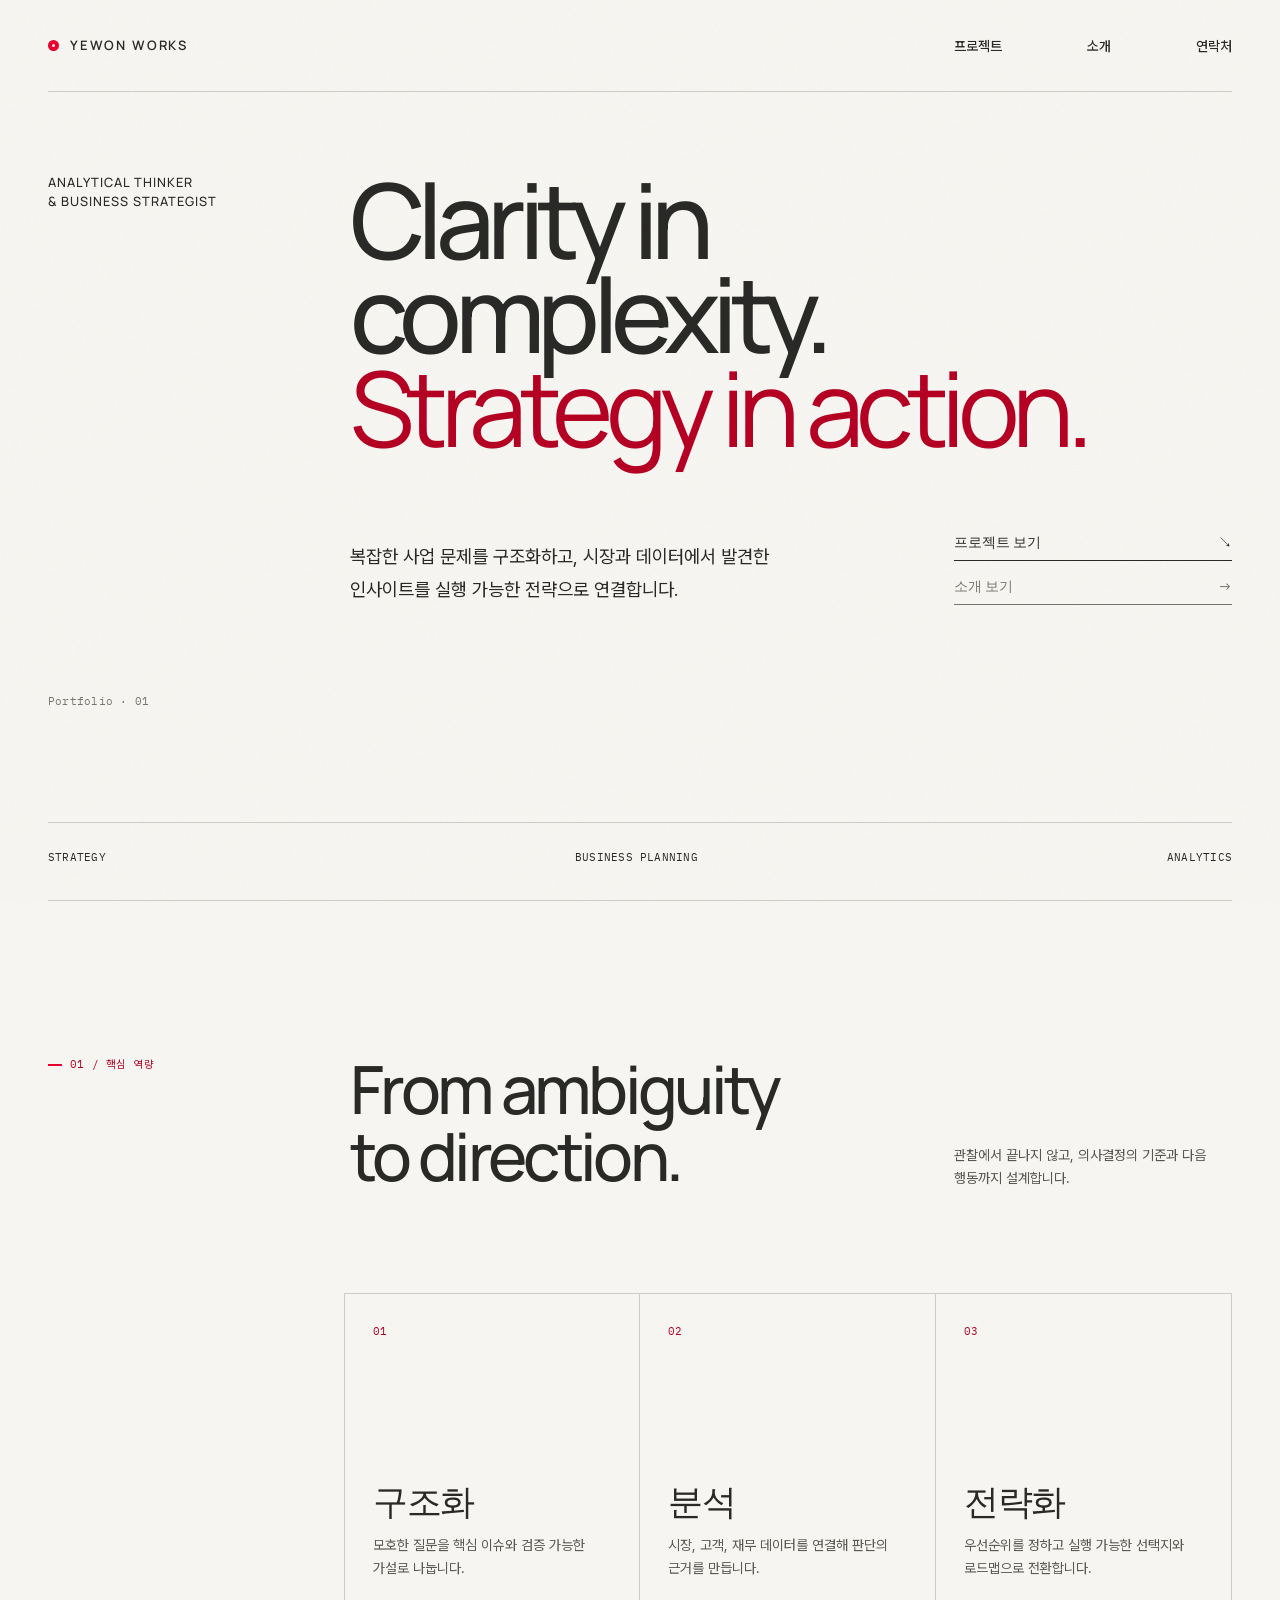
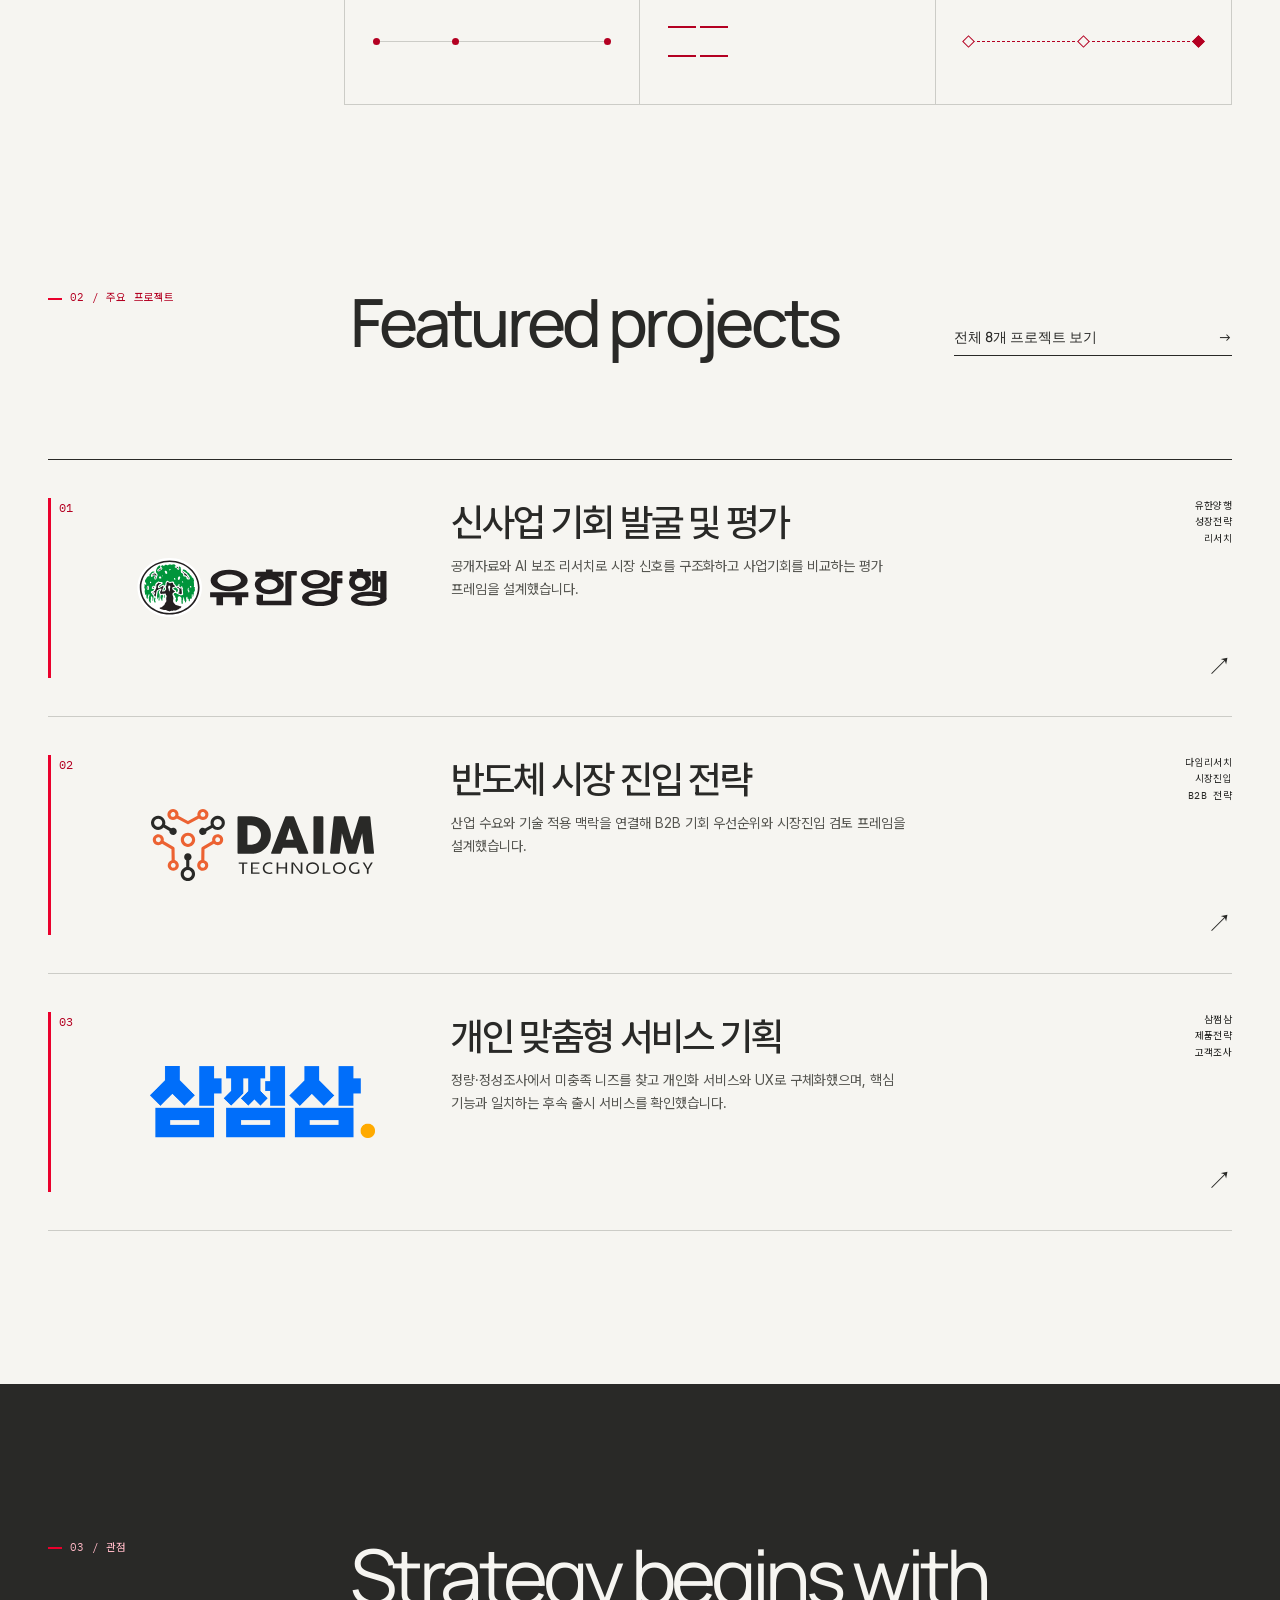
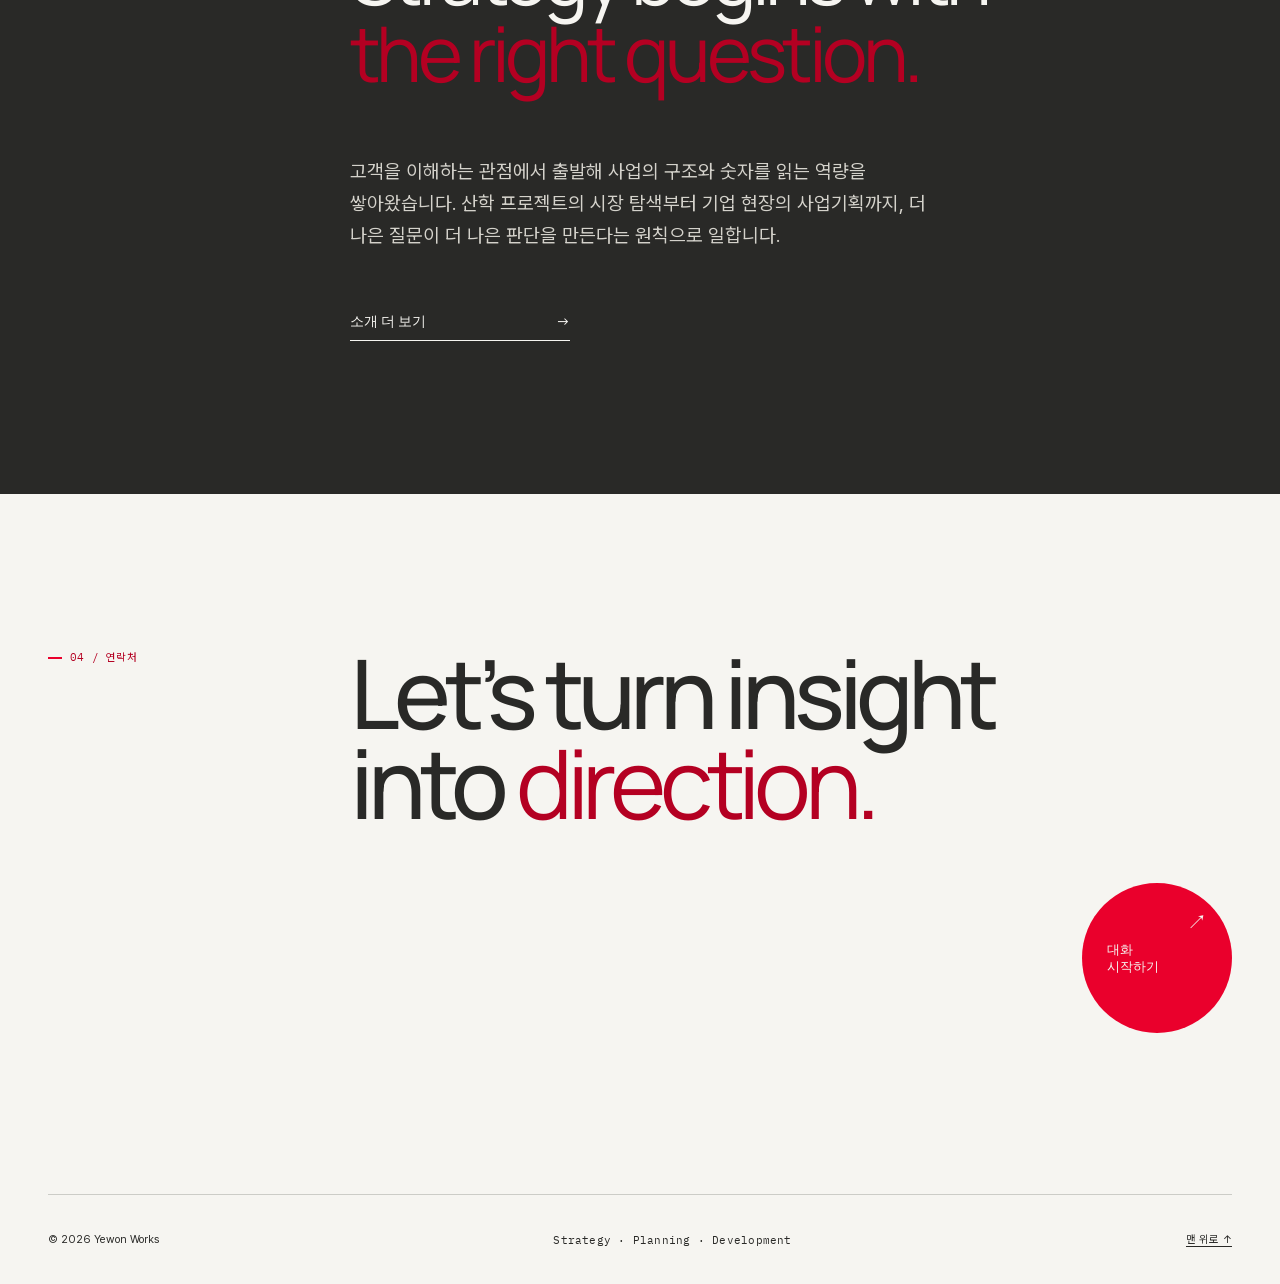
<file: index.html>
<!doctype html>
<html lang="ko">
<head>
  <meta charset="utf-8">
  <meta name="viewport" content="width=device-width, initial-scale=1">
  <meta name="description" content="복잡한 사업 문제를 구조화하고 실행 가능한 전략으로 연결하는 비즈니스 전략 포트폴리오, Yewon Works.">
  <meta name="theme-color" content="#F6F5F1">
  <meta property="og:title" content="Yewon Works — Strategy in Action">
  <meta property="og:description" content="비즈니스 전략·기획·사업개발 포트폴리오">
  <meta property="og:type" content="website">
  <title>Yewon Works — 비즈니스 전략 포트폴리오</title>
  <link rel="icon" href="assets/favicon.svg" type="image/svg+xml">
  <link rel="preload" href="assets/fonts/PretendardVariable.woff2" as="font" type="font/woff2" crossorigin>
  <link rel="preload" href="assets/fonts/Manrope-Variable.ttf" as="font" type="font/ttf" crossorigin>
  <link rel="stylesheet" href="assets/css/styles.css">
  <link rel="stylesheet" href="assets/css/v9-quality.css">
  <script src="assets/js/projects.js" defer></script>
  <script src="assets/js/site.js" defer></script>
</head>
<body data-page="home">
  <a class="skip-link" href="#main">본문 바로가기</a>
  <header class="site-header" data-header>
    <a class="brand" href="index.html" aria-label="Yewon Works 홈">
      <span class="brand-mark" aria-hidden="true"></span>
      <span>YEWON WORKS</span>
    </a>
    <button class="menu-toggle" type="button" aria-expanded="false" aria-controls="site-nav">
      <span>메뉴</span><span class="menu-icon" aria-hidden="true"></span>
    </button>
    <nav class="site-nav" id="site-nav" aria-label="주요 메뉴">
      <a href="work.html" data-nav="work">프로젝트</a>
      <a href="about.html" data-nav="about">소개</a>
      <a href="contact.html" data-nav="contact">연락처</a>
    </nav>
  </header>

  <main id="main">
    <section class="hero shell" aria-labelledby="hero-title">
      <div class="hero-kicker reveal">
        <span class="eyebrow">Analytical Thinker<br>&amp; Business Strategist</span>
        <span class="edition mono">Portfolio · 01</span>
      </div>
      <div class="hero-content">
        <h1 id="hero-title" class="display reveal">Clarity in<br>complexity.<br><em>Strategy in action.</em></h1>
        <div class="hero-bottom reveal">
          <p>복잡한 사업 문제를 구조화하고, 시장과 데이터에서 발견한 인사이트를 실행 가능한 전략으로 연결합니다.</p>
          <div class="hero-actions">
            <a class="text-link" href="#featured">프로젝트 보기 <span aria-hidden="true">↘</span></a>
            <a class="text-link text-link--muted" href="about.html">소개 보기 <span aria-hidden="true">→</span></a>
          </div>
        </div>
      </div>
      <div class="hero-keywords mono reveal" aria-label="핵심 분야">
        <span>Strategy</span><span>Business Planning</span><span>Analytics</span>
      </div>
    </section>

    <section class="section section--line shell" aria-labelledby="competencies-title">
      <div class="section-heading reveal">
        <p class="section-index mono">01 / 핵심 역량</p>
        <h2 id="competencies-title">From ambiguity<br>to direction.</h2>
        <p>관찰에서 끝나지 않고, 의사결정의 기준과 다음 행동까지 설계합니다.</p>
      </div>
      <div class="capability-grid">
        <article class="capability reveal">
          <span class="capability-no mono">01</span>
          <h3>구조화</h3>
          <p>모호한 질문을 핵심 이슈와 검증 가능한 가설로 나눕니다.</p>
          <div class="logic-line" aria-hidden="true"><i></i><i></i><i></i></div>
        </article>
        <article class="capability reveal">
          <span class="capability-no mono">02</span>
          <h3>분석</h3>
          <p>시장, 고객, 재무 데이터를 연결해 판단의 근거를 만듭니다.</p>
          <div class="logic-grid" aria-hidden="true"><i></i><i></i><i></i><i></i></div>
        </article>
        <article class="capability reveal">
          <span class="capability-no mono">03</span>
          <h3>전략화</h3>
          <p>우선순위를 정하고 실행 가능한 선택지와 로드맵으로 전환합니다.</p>
          <div class="logic-roadmap" aria-hidden="true"><i></i><i></i><i></i></div>
        </article>
      </div>
    </section>

    <section class="section featured shell" id="featured" aria-labelledby="featured-title">
      <div class="section-heading section-heading--row reveal">
        <div>
          <p class="section-index mono">02 / 주요 프로젝트</p>
          <h2 id="featured-title">Featured projects</h2>
        </div>
        <a class="text-link" href="work.html">전체 8개 프로젝트 보기 <span aria-hidden="true">→</span></a>
      </div>
      <div class="featured-list" data-featured-projects></div>
    </section>

    <section class="section profile-bridge" aria-labelledby="intro-title">
      <div class="shell profile-bridge__inner">
        <p class="section-index mono reveal">03 / 관점</p>
        <div class="profile-bridge__copy reveal">
          <h2 id="intro-title">Strategy begins with<br><em>the right question.</em></h2>
          <p>고객을 이해하는 관점에서 출발해 사업의 구조와 숫자를 읽는 역량을 쌓아왔습니다. 산학 프로젝트의 시장 탐색부터 기업 현장의 사업기획까지, 더 나은 질문이 더 나은 판단을 만든다는 원칙으로 일합니다.</p>
          <a class="text-link text-link--light" href="about.html">소개 더 보기 <span aria-hidden="true">→</span></a>
        </div>
      </div>
    </section>

    <section class="contact-cta shell reveal" aria-labelledby="contact-title">
      <p class="section-index mono">04 / 연락처</p>
      <div>
        <h2 id="contact-title">Let’s turn insight<br>into <em>direction.</em></h2>
        <a class="circle-link" href="contact.html" aria-label="연락처 페이지로 이동"><span>대화<br>시작하기</span><b aria-hidden="true">↗</b></a>
      </div>
    </section>
  </main>

  <footer class="site-footer shell">
    <p>© <span data-year></span> Yewon Works</p>
    <p class="mono">Strategy · Planning · Development</p>
    <a href="#main">맨 위로 ↑</a>
  </footer>
</body>
</html>
</file>
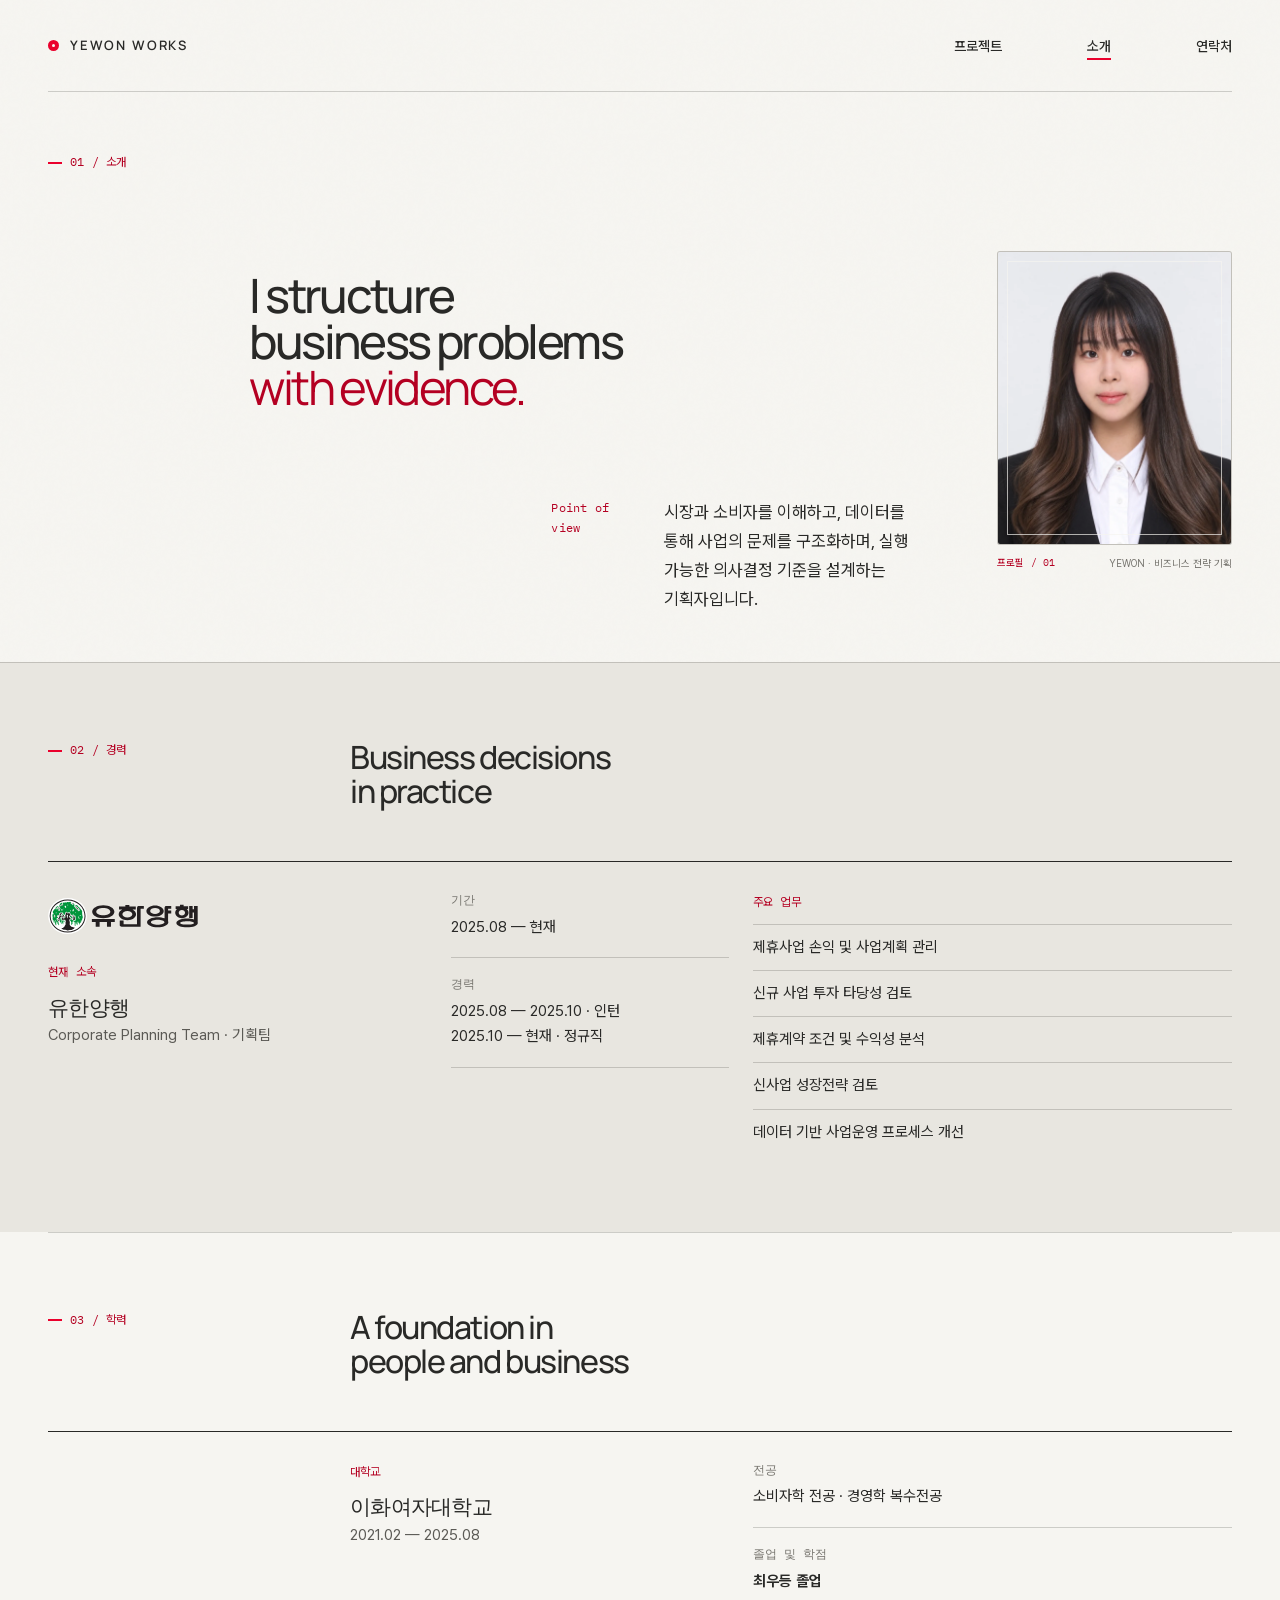
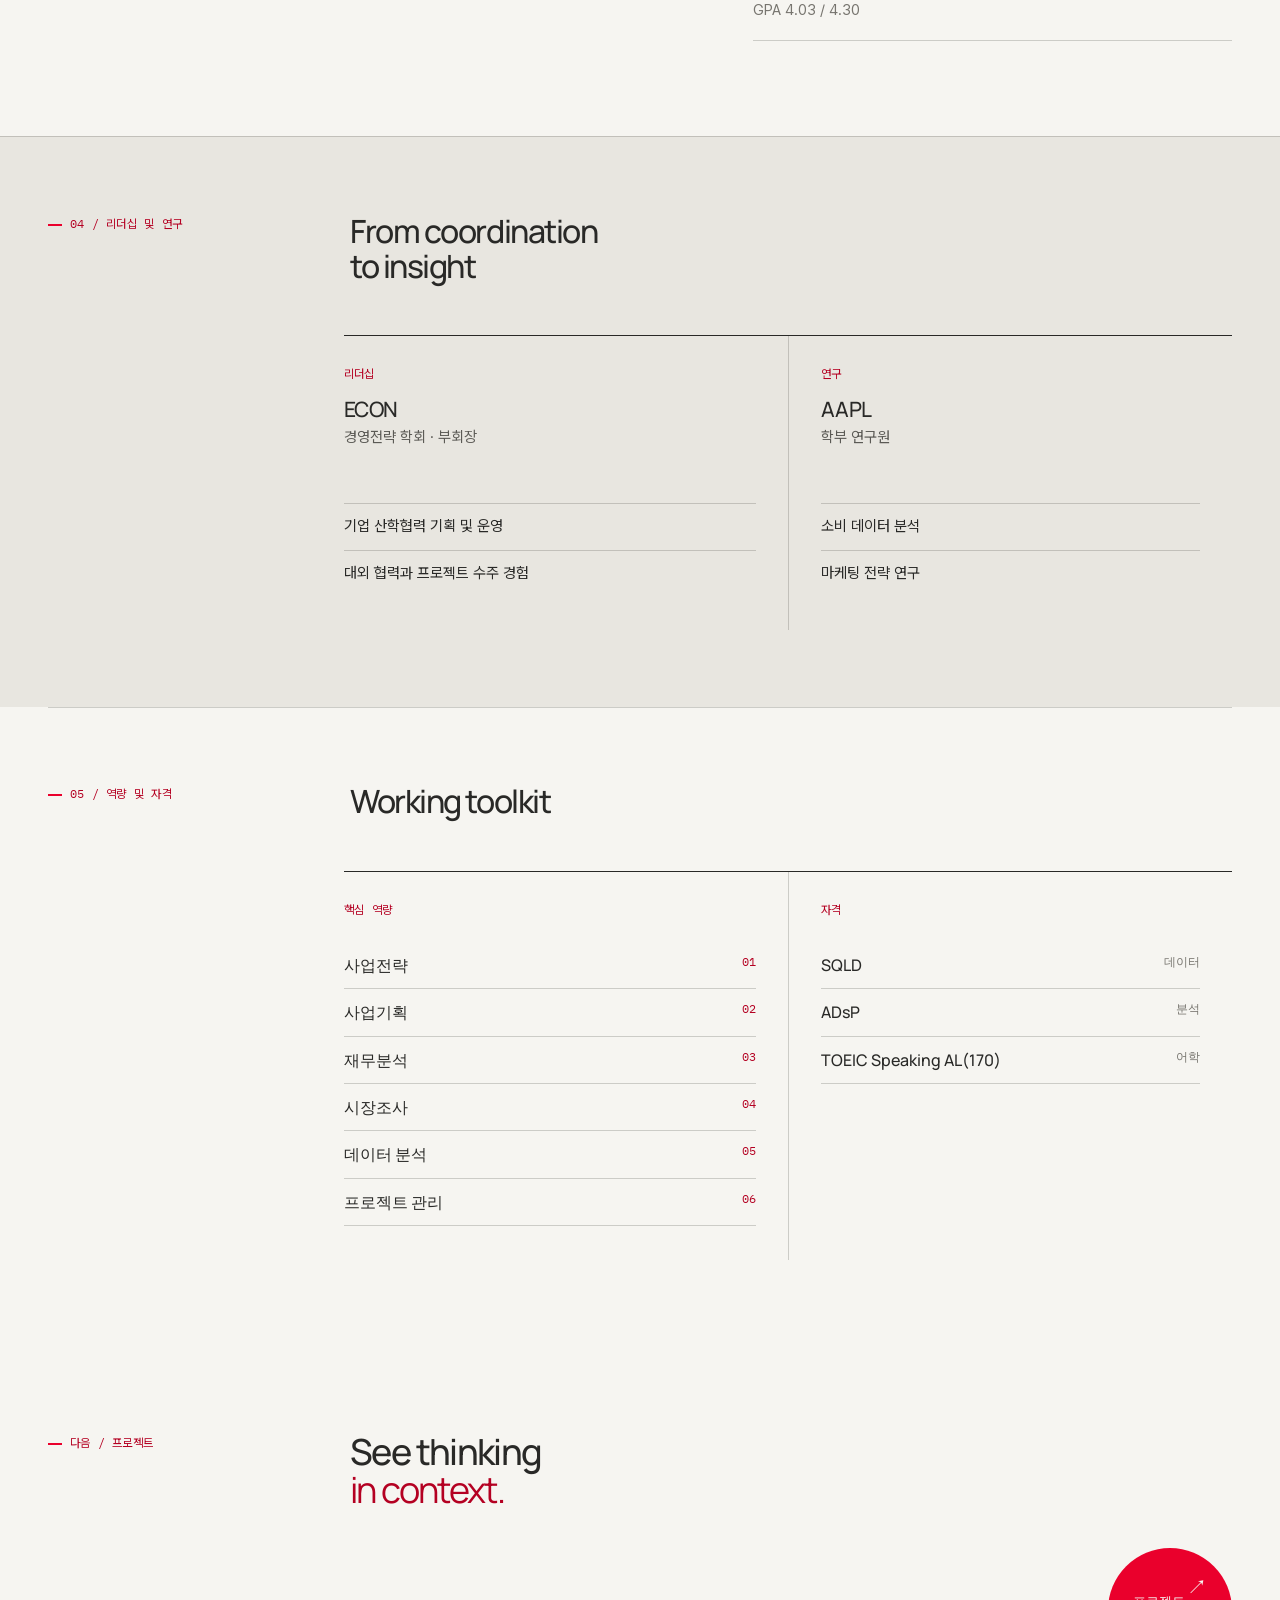
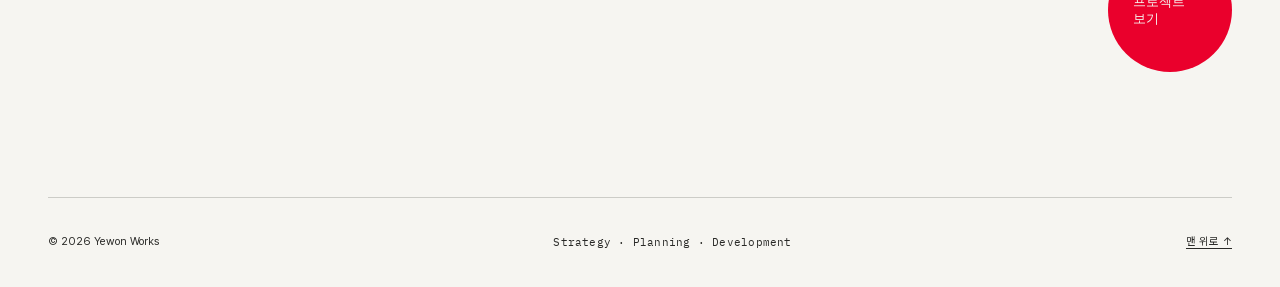
<file: about.html>
<!doctype html>
<html lang="ko">
<head>
  <meta charset="utf-8"><meta name="viewport" content="width=device-width, initial-scale=1">
  <meta name="description" content="Yewon Works의 경력, 교육, 리더십, 연구 및 핵심 역량을 소개합니다.">
  <meta name="theme-color" content="#F6F5F1"><title>소개 — Yewon Works</title>
  <link rel="icon" href="assets/favicon.svg" type="image/svg+xml">
  <link rel="preload" href="assets/fonts/PretendardVariable.woff2" as="font" type="font/woff2" crossorigin>
  <link rel="preload" href="assets/fonts/Manrope-Variable.ttf" as="font" type="font/ttf" crossorigin>
  <link rel="stylesheet" href="assets/css/styles.css"><link rel="stylesheet" href="assets/css/v9-quality.css"><script src="assets/js/site.js" defer></script>
</head>
<body data-page="about">
  <a class="skip-link" href="#main">본문 바로가기</a>
  <header class="site-header" data-header>
    <a class="brand" href="index.html" aria-label="Yewon Works 홈"><span class="brand-mark" aria-hidden="true"></span><span>YEWON WORKS</span></a>
    <button class="menu-toggle" type="button" aria-expanded="false" aria-controls="site-nav"><span>메뉴</span><span class="menu-icon" aria-hidden="true"></span></button>
    <nav class="site-nav" id="site-nav" aria-label="주요 메뉴"><a href="work.html" data-nav="work">프로젝트</a><a href="about.html" data-nav="about">소개</a><a href="contact.html" data-nav="contact">연락처</a></nav>
  </header>
  <main id="main">
    <section class="page-hero page-hero--about shell">
      <p class="page-label mono reveal">01 / 소개</p>
      <h1 class="about-statement reveal">I structure<br>business<span class="about-mobile-break"><br></span> problems<br><em>with evidence.</em></h1>
      <figure class="about-portrait reveal">
        <div class="about-portrait__frame"><img src="assets/images/profile/profile-yewon.webp" alt="비즈니스 전략 기획자 예원의 프로필 사진" width="960" height="1200"></div>
        <figcaption><span class="mono">프로필 / 01</span><small>Yewon · 비즈니스 전략 기획</small></figcaption>
      </figure>
      <div class="about-lead reveal"><span class="mono">Point of view</span><p>시장과 소비자를 이해하고, 데이터를 통해 사업의 문제를 구조화하며, 실행 가능한 의사결정 기준을 설계하는 기획자입니다.</p></div>
    </section>

    <section class="profile-section experience-section" aria-labelledby="experience-title">
      <div class="shell">
        <div class="profile-section__heading reveal"><p class="section-index mono">02 / 경력</p><h2 id="experience-title">Business decisions<br>in practice</h2></div>
        <article class="experience-card reveal">
          <div class="experience-card__identity">
            <span class="experience-logo"><img src="assets/images/logos/yuhan-corporation.svg" alt="유한양행 공식 로고" width="160" height="64"></span>
            <p class="item-type mono">현재 소속</p>
            <h3>유한양행</h3>
            <p>Corporate Planning Team · 기획팀</p>
          </div>
          <dl class="experience-facts">
            <div><dt>기간</dt><dd>2025.08 — 현재</dd></div>
            <div><dt>경력</dt><dd><span>2025.08 — 2025.10 · 인턴</span><span>2025.10 — 현재 · 정규직</span></dd></div>
          </dl>
          <div class="responsibility-list">
            <p class="item-type mono">주요 업무</p>
            <ul class="clean-list">
              <li>제휴사업 손익 및 사업계획 관리</li>
              <li>신규 사업 투자 타당성 검토</li>
              <li>제휴계약 조건 및 수익성 분석</li>
              <li>신사업 성장전략 검토</li>
              <li>데이터 기반 사업운영 프로세스 개선</li>
            </ul>
          </div>
        </article>
      </div>
    </section>

    <section class="profile-section education-section shell" aria-labelledby="education-title">
      <div class="profile-section__heading reveal"><p class="section-index mono">03 / 학력</p><h2 id="education-title">A foundation in<br>people and business</h2></div>
      <article class="education-card reveal">
        <div><p class="item-type mono">대학교</p><h3>이화여자대학교</h3><p>2021.02 — 2025.08</p></div>
        <dl class="education-details">
          <div><dt>전공</dt><dd>소비자학 전공 · 경영학 복수전공</dd></div>
          <div><dt>졸업 및 학점</dt><dd><strong>최우등 졸업</strong><span>GPA 4.03 / 4.30</span></dd></div>
        </dl>
      </article>
    </section>

    <section class="profile-section leadership-section" aria-labelledby="leadership-title">
      <div class="shell">
        <div class="profile-section__heading reveal"><p class="section-index mono">04 / 리더십 및 연구</p><h2 id="leadership-title">From coordination<br>to insight</h2></div>
        <div class="activity-grid">
          <article class="activity-card reveal">
            <p class="item-type mono">리더십</p>
            <h3>ECON</h3>
            <p class="activity-subtitle">경영전략 학회 · 부회장</p>
            <ul class="clean-list">
              <li>기업 산학협력 기획 및 운영</li>
              <li>대외 협력과 프로젝트 수주 경험</li>
            </ul>
          </article>
          <article class="activity-card reveal">
            <p class="item-type mono">연구</p>
            <h3>AAPL</h3>
            <p class="activity-subtitle">학부 연구원</p>
            <ul class="clean-list">
              <li>소비 데이터 분석</li>
              <li>마케팅 전략 연구</li>
            </ul>
          </article>
        </div>
      </div>
    </section>

    <section class="profile-section credentials-section shell" aria-labelledby="credentials-title">
      <div class="profile-section__heading reveal"><p class="section-index mono">05 / 역량 및 자격</p><h2 id="credentials-title">Working toolkit</h2></div>
      <div class="credentials-grid">
        <div class="credential-block reveal"><p class="item-type mono">핵심 역량</p><ol class="numbered-skill-list"><li>사업전략</li><li>사업기획</li><li>재무분석</li><li>시장조사</li><li>데이터 분석</li><li>프로젝트 관리</li></ol></div>
        <div class="credential-block reveal"><p class="item-type mono">자격</p><ul class="certification-list"><li><strong>SQLD</strong><span>데이터</span></li><li><strong>ADsP</strong><span>분석</span></li><li><strong>TOEIC Speaking AL(170)</strong><span>어학</span></li></ul></div>
      </div>
    </section>

    <section class="contact-cta shell reveal"><p class="section-index mono">다음 / 프로젝트</p><div><h2>See thinking<br><em>in context.</em></h2><a class="circle-link" href="work.html"><span>프로젝트<br>보기</span><b aria-hidden="true">↗</b></a></div></section>
  </main>
  <footer class="site-footer shell"><p>© <span data-year></span> Yewon Works</p><p class="mono">Strategy · Planning · Development</p><a href="#main">맨 위로 ↑</a></footer>
</body>
</html>
</file>
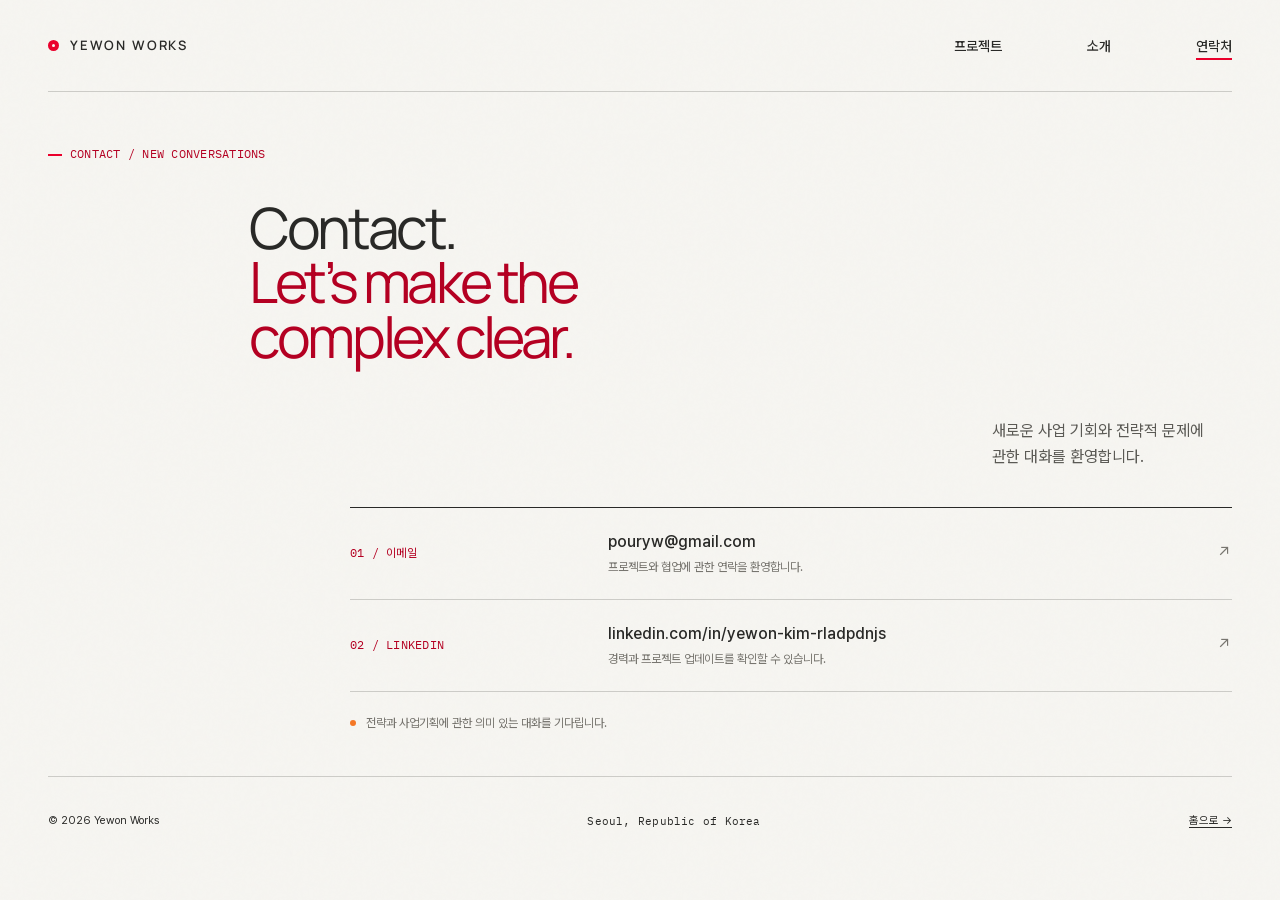
<file: contact.html>
<!doctype html>
<html lang="ko">
<head>
  <meta charset="utf-8"><meta name="viewport" content="width=device-width, initial-scale=1">
  <meta name="description" content="Yewon Works 연락처 및 프로필 링크."><meta name="theme-color" content="#F6F5F1"><title>연락처 — Yewon Works</title>
  <link rel="icon" href="assets/favicon.svg" type="image/svg+xml">
  <link rel="preload" href="assets/fonts/PretendardVariable.woff2" as="font" type="font/woff2" crossorigin>
  <link rel="preload" href="assets/fonts/Manrope-Variable.ttf" as="font" type="font/ttf" crossorigin>
  <link rel="stylesheet" href="assets/css/styles.css"><link rel="stylesheet" href="assets/css/v9-quality.css"><script src="assets/js/site.js" defer></script>
</head>
<body data-page="contact">
  <a class="skip-link" href="#main">본문 바로가기</a>
  <header class="site-header" data-header>
    <a class="brand" href="index.html" aria-label="Yewon Works 홈"><span class="brand-mark" aria-hidden="true"></span><span>YEWON WORKS</span></a>
    <button class="menu-toggle" type="button" aria-expanded="false" aria-controls="site-nav"><span>메뉴</span><span class="menu-icon" aria-hidden="true"></span></button>
    <nav class="site-nav" id="site-nav" aria-label="주요 메뉴"><a href="work.html" data-nav="work">프로젝트</a><a href="about.html" data-nav="about">소개</a><a href="contact.html" data-nav="contact">연락처</a></nav>
  </header>
  <main id="main">
    <section class="contact-page shell">
      <p class="page-label mono reveal">Contact / New conversations</p>
      <div class="contact-page__main reveal"><h1>Contact.<br><em>Let’s make the<br>complex clear.</em></h1><p>새로운 사업 기회와 전략적 문제에 관한 대화를 환영합니다.</p></div>
      <div class="contact-links reveal" aria-label="연락처 목록">
        <a class="contact-row contact-row--link" href="mailto:pouryw@gmail.com"><span class="mono">01 / 이메일</span><div><strong>pouryw@gmail.com</strong><small>프로젝트와 협업에 관한 연락을 환영합니다.</small></div><span aria-hidden="true">↗</span></a>
        <a class="contact-row contact-row--link" href="https://www.linkedin.com/in/yewon-kim-rladpdnjs/" target="_blank" rel="noreferrer"><span class="mono">02 / LinkedIn</span><div><strong>linkedin.com/in/yewon-kim-rladpdnjs</strong><small>경력과 프로젝트 업데이트를 확인할 수 있습니다.</small></div><span aria-hidden="true">↗</span></a>
      </div>
      <div class="contact-footnote reveal"><span class="status-dot" aria-hidden="true"></span><p>전략과 사업기획에 관한 의미 있는 대화를 기다립니다.</p></div>
    </section>
  </main>
  <footer class="site-footer shell"><p>© <span data-year></span> Yewon Works</p><p class="mono">Seoul, Republic of Korea</p><a href="index.html">홈으로 →</a></footer>
</body>
</html>
</file>
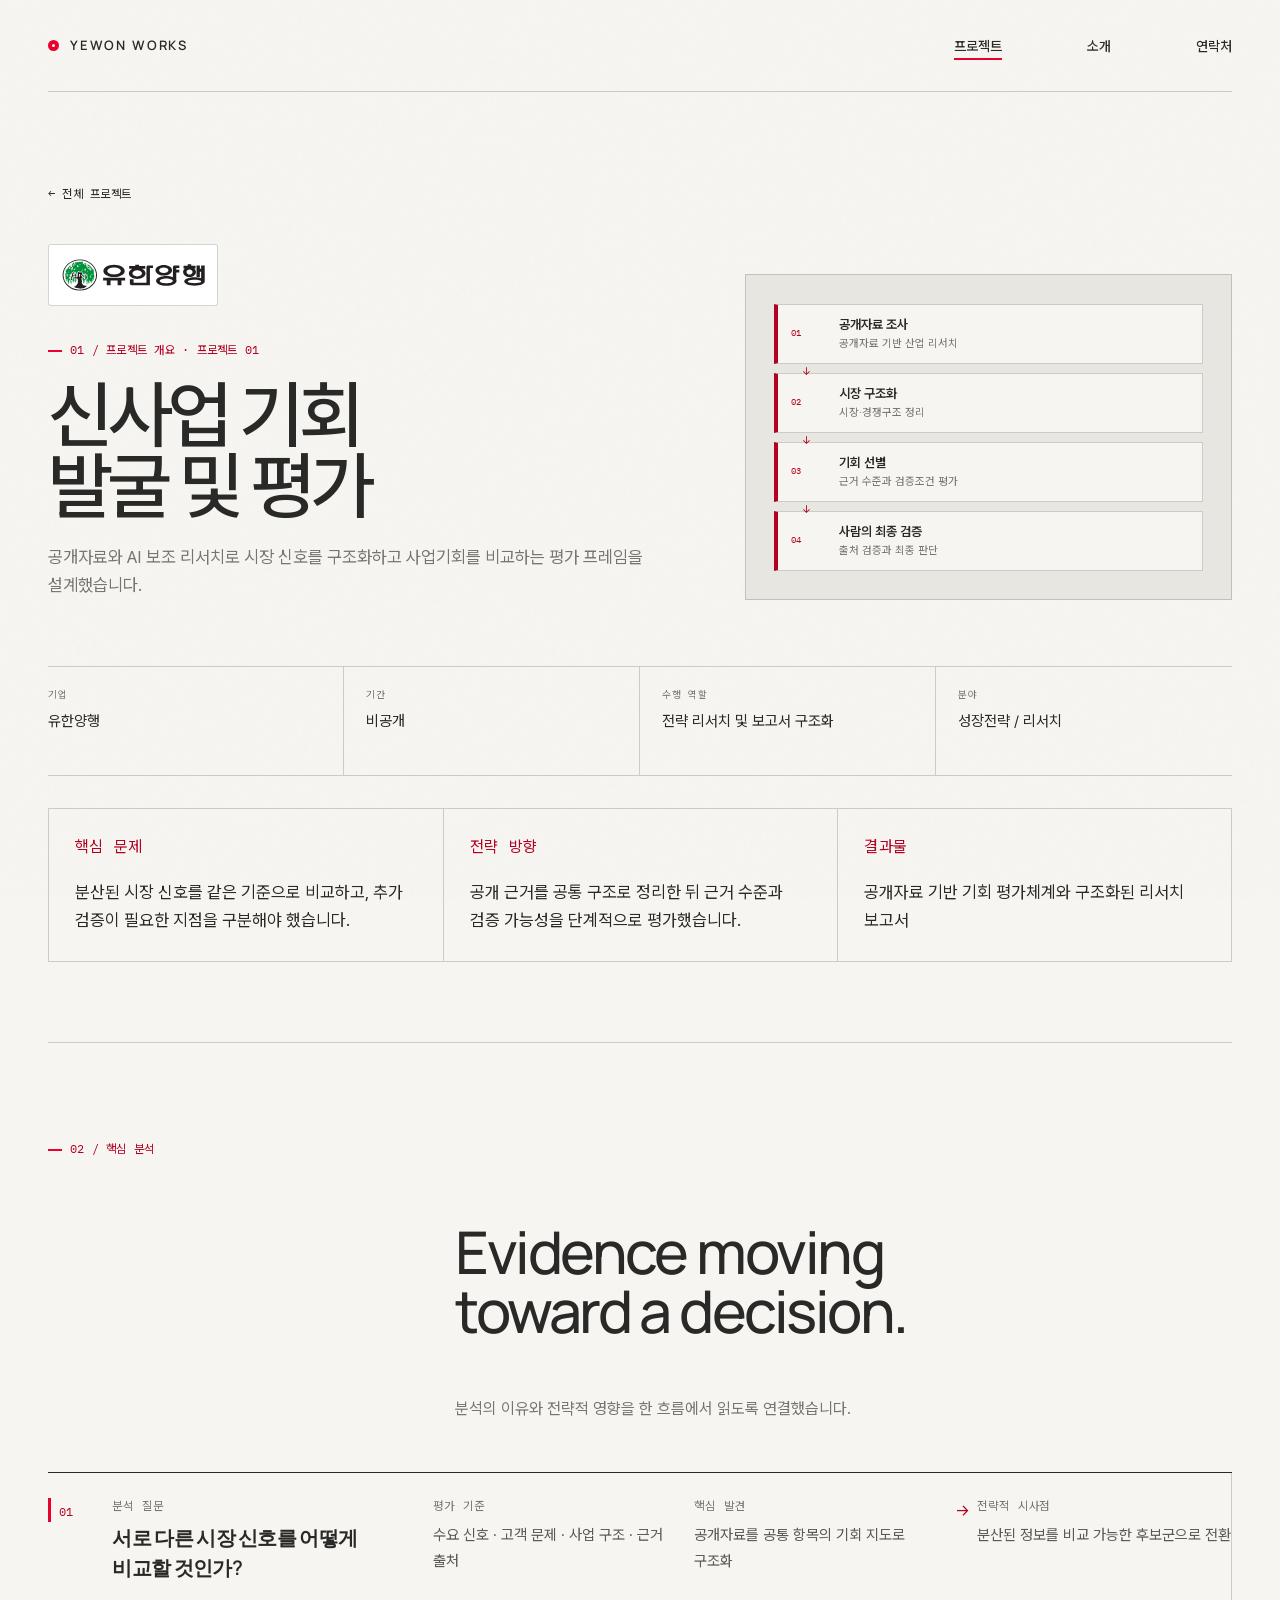
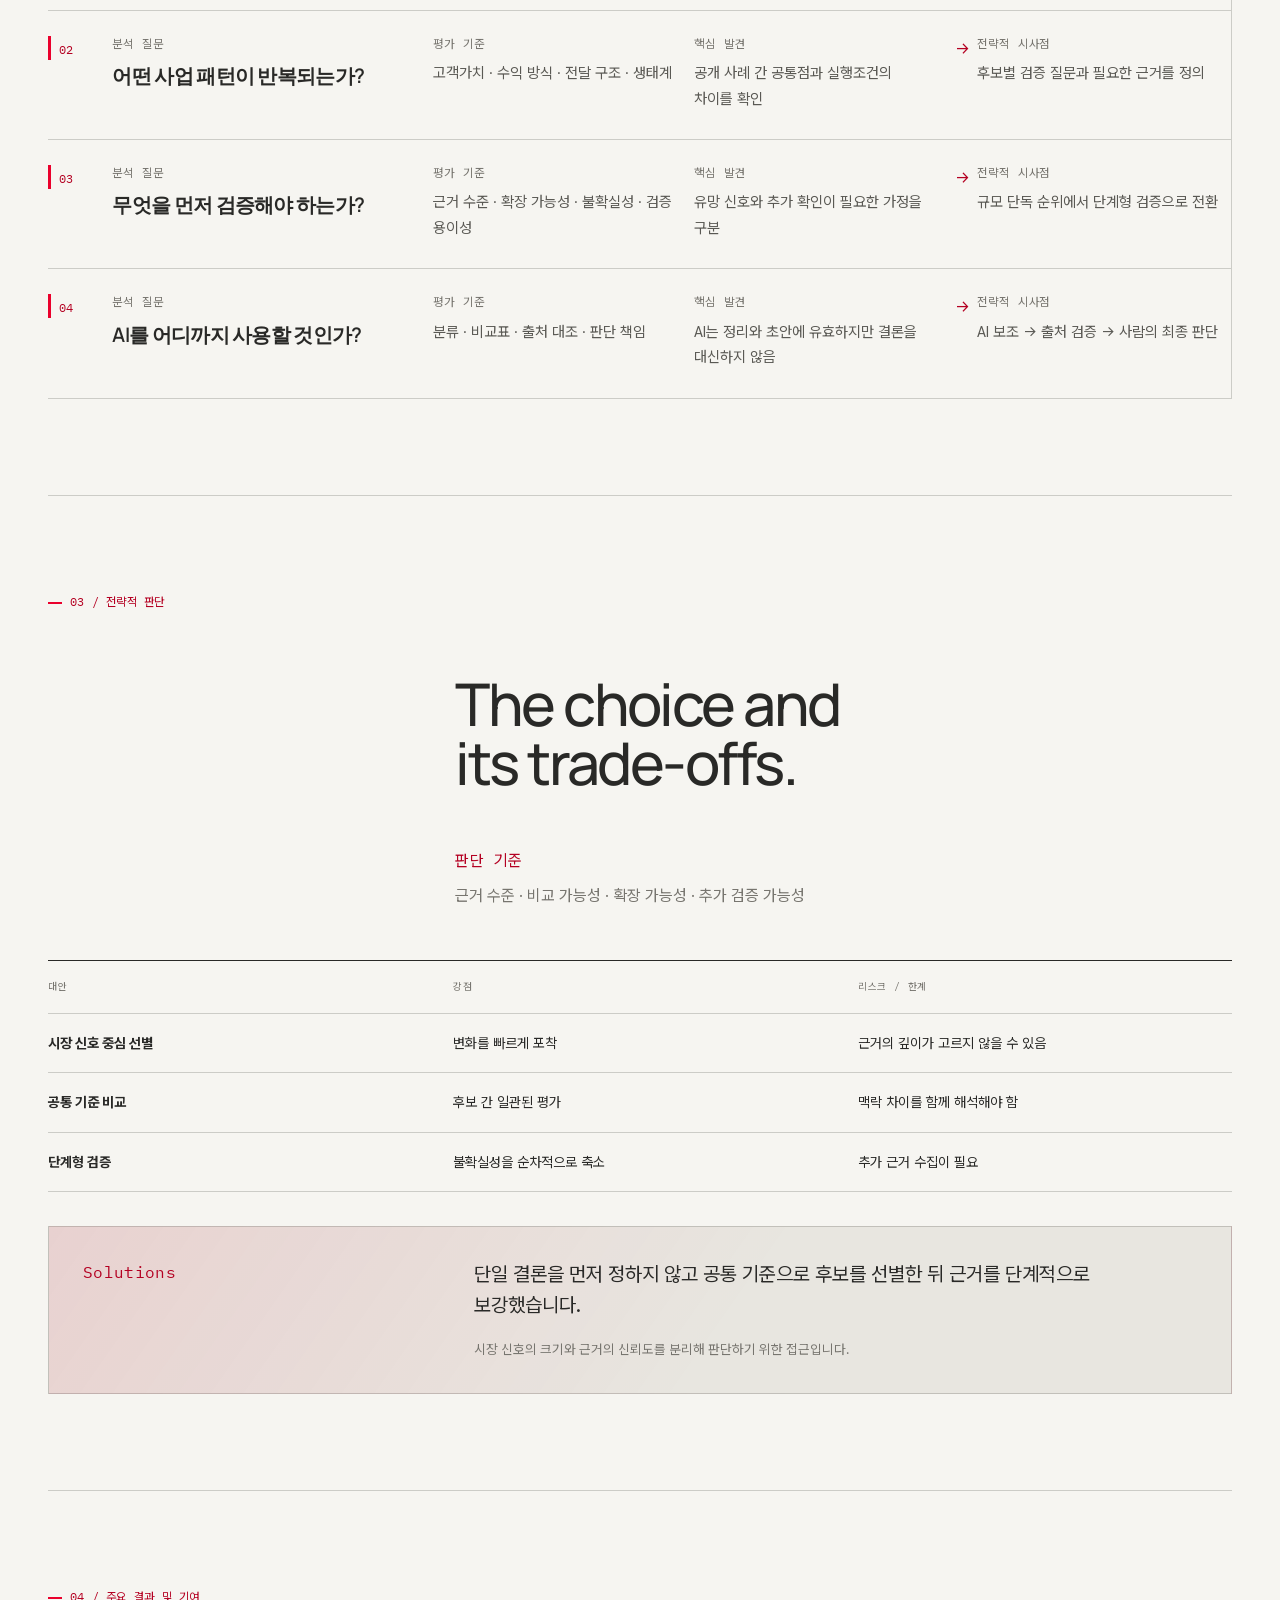
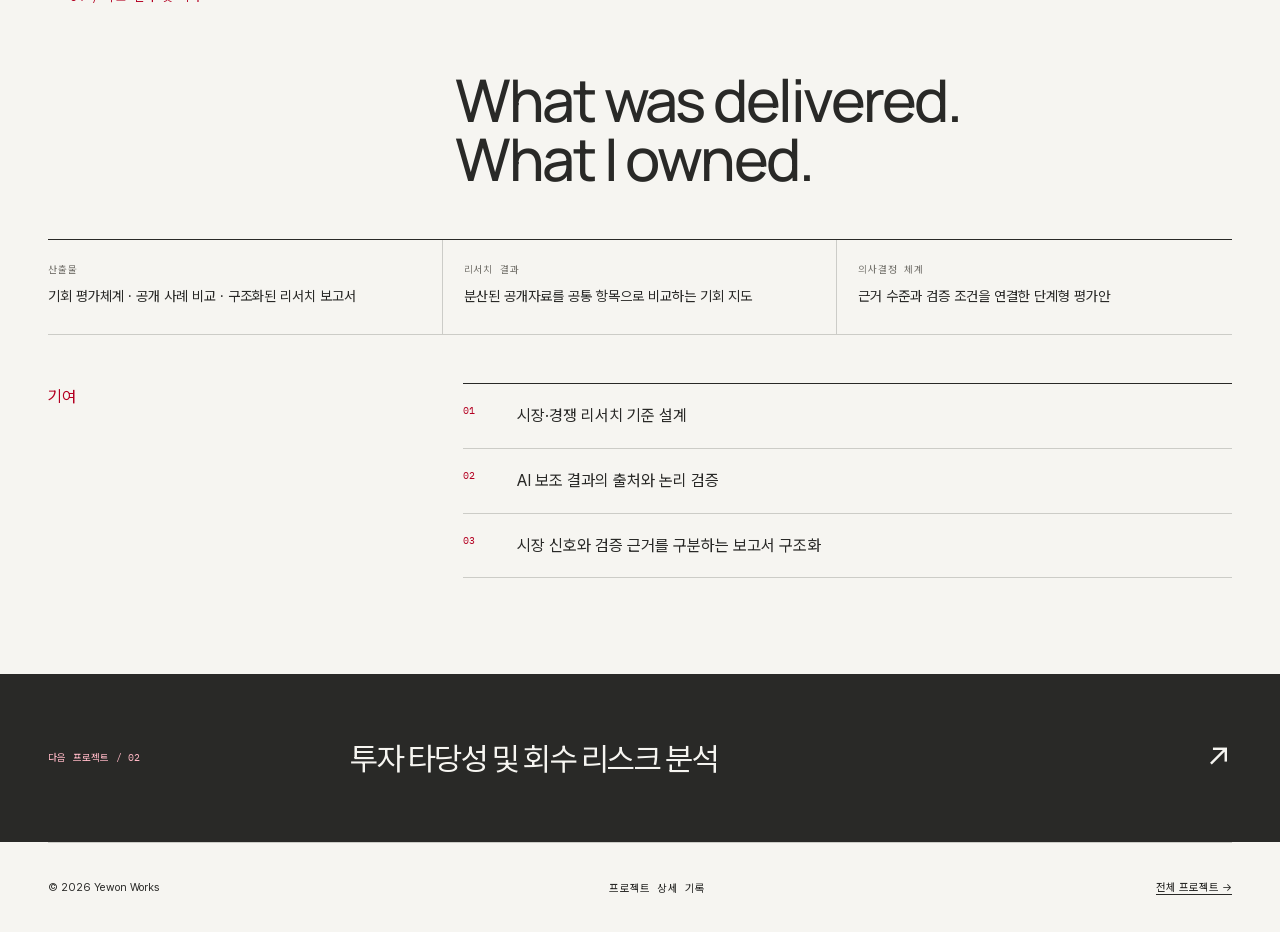
<file: project.html>
<!doctype html>
<html lang="ko">
<head>
  <meta charset="utf-8"><meta name="viewport" content="width=device-width, initial-scale=1">
  <meta name="description" content="근거에서 전략적 판단까지 연결한 Yewon Works 프로젝트 상세 사례."><meta name="theme-color" content="#F6F5F1"><title>프로젝트 상세 — Yewon Works</title>
  <link rel="icon" href="assets/favicon.svg" type="image/svg+xml">
  <link rel="preload" href="assets/fonts/PretendardVariable.woff2" as="font" type="font/woff2" crossorigin>
  <link rel="preload" href="assets/fonts/Manrope-Variable.ttf" as="font" type="font/ttf" crossorigin>
  <link rel="stylesheet" href="assets/css/styles.css"><link rel="stylesheet" href="assets/css/v9-quality.css"><script src="assets/js/projects.js" defer></script><script src="assets/js/site.js" defer></script>
</head>
<body data-page="work" data-project-detail>
  <a class="skip-link" href="#main">본문 바로가기</a>
  <header class="site-header" data-header>
    <a class="brand" href="index.html" aria-label="Yewon Works 홈"><span class="brand-mark" aria-hidden="true"></span><span>YEWON WORKS</span></a>
    <button class="menu-toggle" type="button" aria-expanded="false" aria-controls="site-nav"><span>메뉴</span><span class="menu-icon" aria-hidden="true"></span></button>
    <nav class="site-nav" id="site-nav" aria-label="주요 메뉴"><a href="work.html" data-nav="work">프로젝트</a><a href="about.html" data-nav="about">소개</a><a href="contact.html" data-nav="contact">연락처</a></nav>
  </header>
  <main id="main" data-project-root>
    <section class="project-loading shell"><p class="mono">프로젝트 불러오는 중…</p></section>
  </main>
  <footer class="site-footer shell"><p>© <span data-year></span> Yewon Works</p><p class="mono">프로젝트 상세 기록</p><a href="work.html">전체 프로젝트 →</a></footer>
</body>
</html>
</file>
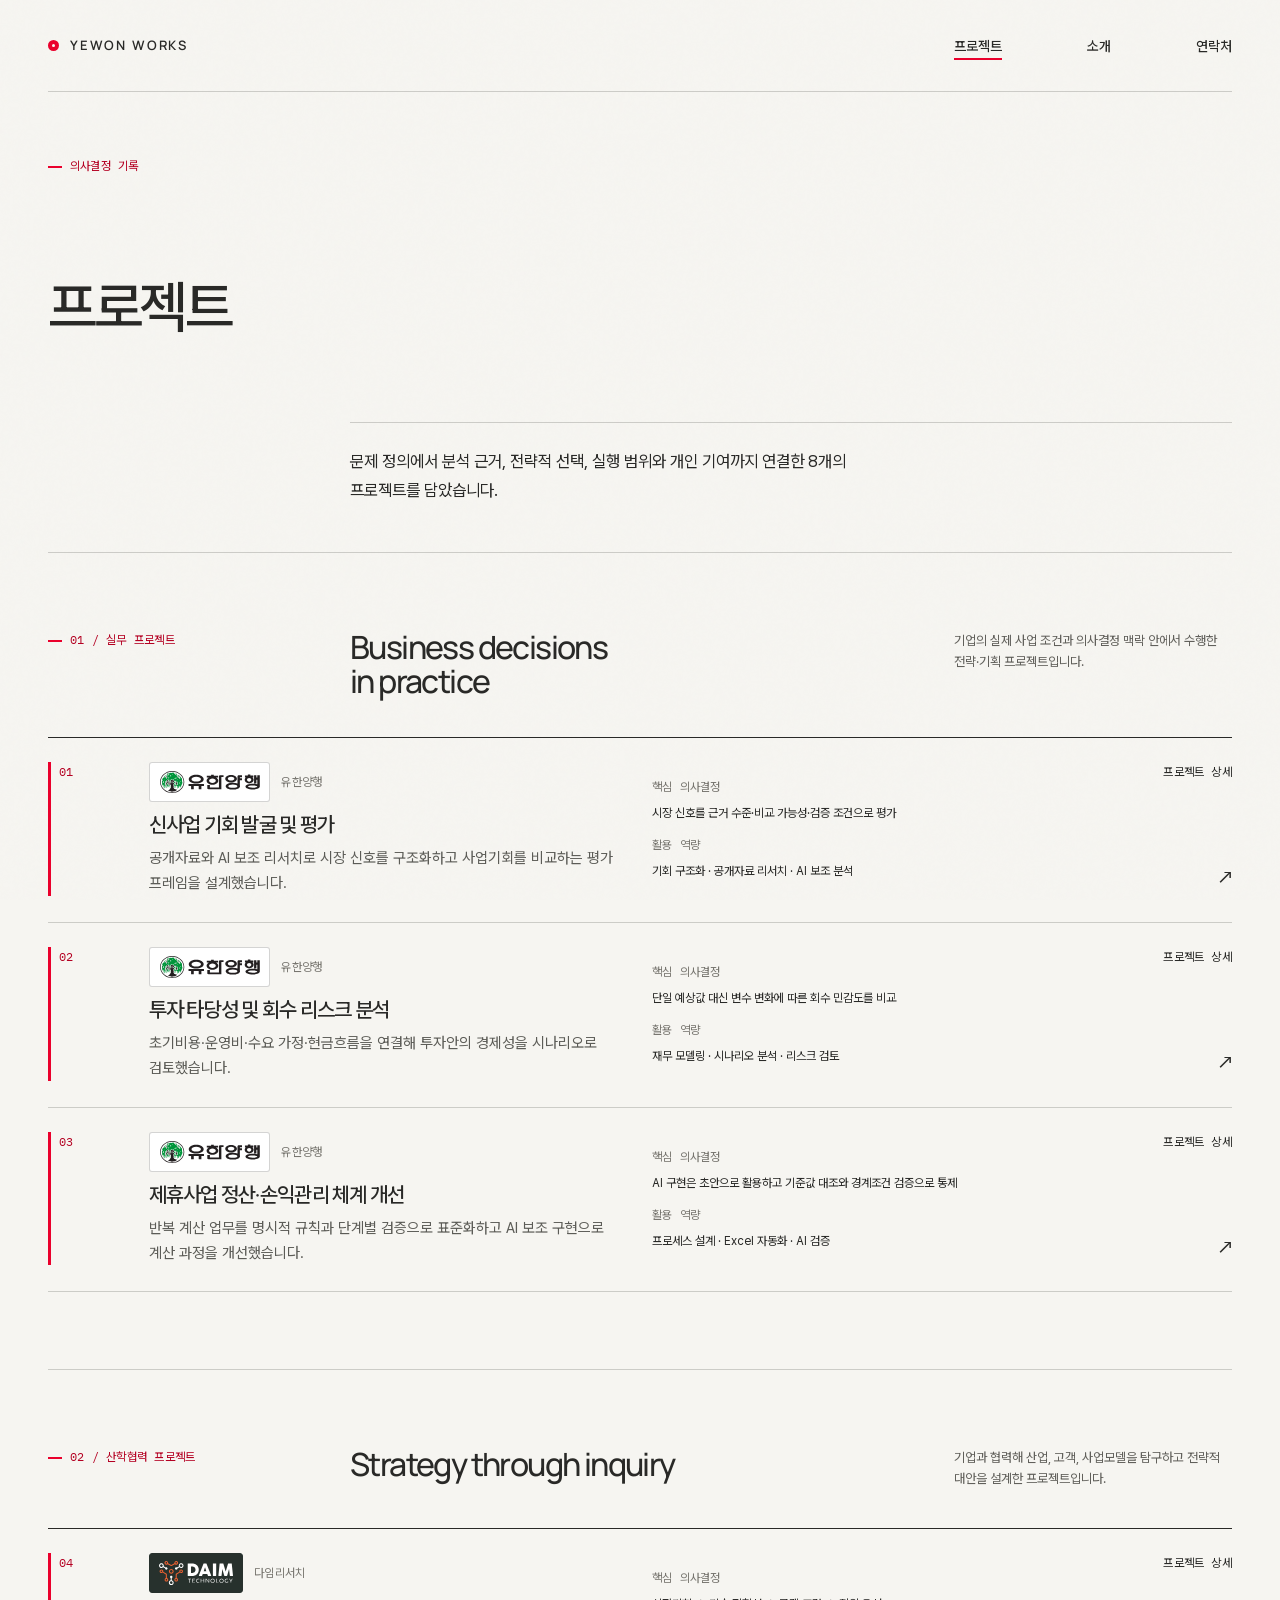
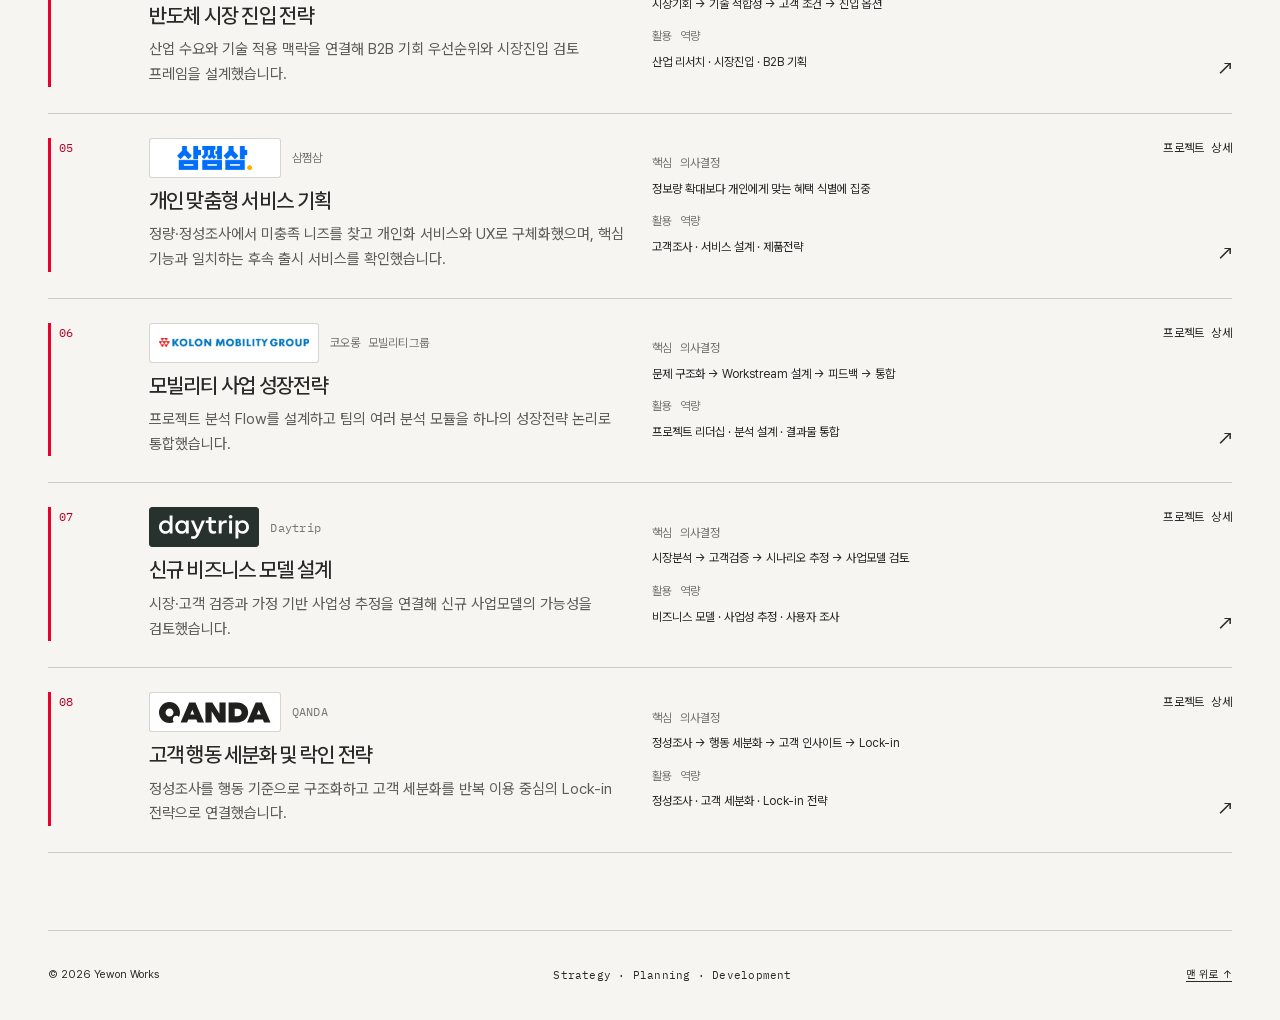
<file: work.html>
<!doctype html>
<html lang="ko">
<head>
  <meta charset="utf-8"><meta name="viewport" content="width=device-width, initial-scale=1">
  <meta name="description" content="Yewon Works의 실무 및 산학협력 전략 프로젝트 8개를 소개합니다.">
  <meta name="theme-color" content="#F6F5F1">
  <title>프로젝트 — Yewon Works</title>
  <link rel="icon" href="assets/favicon.svg" type="image/svg+xml">
  <link rel="preload" href="assets/fonts/PretendardVariable.woff2" as="font" type="font/woff2" crossorigin>
  <link rel="preload" href="assets/fonts/Manrope-Variable.ttf" as="font" type="font/ttf" crossorigin>
  <link rel="stylesheet" href="assets/css/styles.css"><link rel="stylesheet" href="assets/css/v9-quality.css">
  <script src="assets/js/projects.js" defer></script><script src="assets/js/site.js" defer></script>
</head>
<body data-page="work">
  <a class="skip-link" href="#main">본문 바로가기</a>
  <header class="site-header" data-header>
    <a class="brand" href="index.html" aria-label="Yewon Works 홈"><span class="brand-mark" aria-hidden="true"></span><span>YEWON WORKS</span></a>
    <button class="menu-toggle" type="button" aria-expanded="false" aria-controls="site-nav"><span>메뉴</span><span class="menu-icon" aria-hidden="true"></span></button>
    <nav class="site-nav" id="site-nav" aria-label="주요 메뉴"><a href="work.html" data-nav="work">프로젝트</a><a href="about.html" data-nav="about">소개</a><a href="contact.html" data-nav="contact">연락처</a></nav>
  </header>
  <main id="main">
    <section class="page-hero shell">
      <p class="page-label mono reveal">의사결정 기록</p>
      <div class="page-hero__title reveal"><h1>프로젝트</h1></div>
      <div class="page-hero__intro reveal"><p>문제 정의에서 분석 근거, 전략적 선택, 실행 범위와 개인 기여까지 연결한 8개의 프로젝트를 담았습니다.</p></div>
    </section>

    <section class="work-section shell" aria-labelledby="professional-title">
      <div class="work-section__heading reveal">
        <p class="section-index mono">01 / 실무 프로젝트</p>
        <h2 id="professional-title">Business decisions<br>in practice</h2>
        <p>기업의 실제 사업 조건과 의사결정 맥락 안에서 수행한 전략·기획 프로젝트입니다.</p>
      </div>
      <div class="project-table" data-project-list="professional"></div>
    </section>

    <section class="work-section shell" aria-labelledby="academic-title">
      <div class="work-section__heading reveal">
        <p class="section-index mono">02 / 산학협력 프로젝트</p>
        <h2 id="academic-title">Strategy through inquiry</h2>
        <p>기업과 협력해 산업, 고객, 사업모델을 탐구하고 전략적 대안을 설계한 프로젝트입니다.</p>
      </div>
      <div class="project-table" data-project-list="academic"></div>
    </section>

  </main>
  <footer class="site-footer shell"><p>© <span data-year></span> Yewon Works</p><p class="mono">Strategy · Planning · Development</p><a href="#main">맨 위로 ↑</a></footer>
</body>
</html>
</file>
<file: assets/css/styles.css>
:root {
  --canvas: #f6f5f1;
  --ink: #292927;
  --surface: #e8e6e0;
  --sage: #b40022;
  --stone: #77756f;
  --line: rgba(41, 41, 39, 0.2);
  --shell: min(1440px, calc(100vw - 96px));
  --header-h: 92px;
  --ease: cubic-bezier(.22, 1, .36, 1);
  --paper: var(--canvas);
  --paper-2: var(--surface);
  --muted: var(--stone);
  --sage-pale: rgba(234, 0, 44, .08);
  --mono: 'IBM Plex Mono', monospace;
}

* { box-sizing: border-box; }
html { scroll-behavior: smooth; }
body {
  margin: 0;
  background: var(--canvas);
  color: var(--ink);
  font-family: Pretendard, "Noto Sans KR", "Apple SD Gothic Neo", Arial, sans-serif;
  font-size: 16px;
  line-height: 1.65;
  text-rendering: optimizeLegibility;
  overflow-x: hidden;
}
body::before {
  content: "";
  position: fixed;
  inset: 0;
  z-index: -1;
  opacity: .18;
  pointer-events: none;
  background-image: url("data:image/svg+xml,%3Csvg viewBox='0 0 180 180' xmlns='http://www.w3.org/2000/svg'%3E%3Cfilter id='n'%3E%3CfeTurbulence type='fractalNoise' baseFrequency='.95' numOctaves='2' stitchTiles='stitch'/%3E%3C/filter%3E%3Crect width='100%25' height='100%25' filter='url(%23n)' opacity='.08'/%3E%3C/svg%3E");
}
a { color: inherit; text-decoration: none; }
button { color: inherit; font: inherit; }
p, h1, h2, h3 { margin-top: 0; }
::selection { background: var(--sage); color: var(--canvas); }
:focus-visible { outline: 2px solid var(--sage); outline-offset: 5px; }
.shell { width: var(--shell); margin-inline: auto; }
.mono { font-family: "IBM Plex Mono", Consolas, monospace; letter-spacing: .02em; }
.skip-link { position: fixed; top: 12px; left: 12px; z-index: 1000; padding: 10px 15px; background: var(--ink); color: var(--canvas); transform: translateY(-150%); }
.skip-link:focus { transform: none; }

.site-header {
  width: var(--shell);
  height: var(--header-h);
  margin-inline: auto;
  display: grid;
  grid-template-columns: repeat(12, 1fr);
  align-items: center;
  gap: 24px;
  border-bottom: 1px solid var(--line);
  position: relative;
  z-index: 50;
}
.brand { grid-column: span 4; display: inline-flex; width: max-content; align-items: center; gap: 11px; font: 600 13px/1 "Manrope", Arial, sans-serif; letter-spacing: .14em; }
.brand-mark { width: 11px; height: 11px; border-radius: 50%; background: var(--sage); position: relative; }
.brand-mark::after { content: ""; position: absolute; width: 3px; height: 3px; border-radius: 50%; background: var(--canvas); inset: 4px; }
.site-nav { grid-column: 10 / -1; display: flex; justify-content: space-between; font: 500 14px/1 "Manrope", Arial, sans-serif; }
.site-nav a { position: relative; padding: 8px 0; }
.site-nav a::after { content: ""; position: absolute; height: 1px; background: currentColor; inset: auto 0 1px; transform: scaleX(0); transform-origin: right; transition: transform .4s var(--ease); }
.site-nav a:hover::after, .site-nav a[aria-current="page"]::after { transform: scaleX(1); transform-origin: left; }
.site-nav a[aria-current="page"] { color: var(--sage); }
.menu-toggle { display: none; border: 0; background: transparent; padding: 10px 0; }

.hero { min-height: calc(100svh - var(--header-h)); display: grid; grid-template-columns: repeat(12, 1fr); grid-template-rows: 1fr auto; column-gap: 24px; padding-block: clamp(70px, 9vh, 130px) 34px; }
.hero-kicker { grid-column: 1 / 4; display: flex; flex-direction: column; justify-content: space-between; padding-bottom: 112px; }
.eyebrow { font: 500 clamp(12px, 1vw, 14px)/1.45 "Manrope", Arial, sans-serif; letter-spacing: .08em; text-transform: uppercase; }
.edition { font-size: 11px; color: var(--stone); }
.hero-content { grid-column: 4 / -1; }
.display { margin: 0; font: 500 clamp(58px, 8.15vw, 126px)/.9 "Manrope", Arial, sans-serif; letter-spacing: -.072em; }
.display em, h2 em, .about-statement em, .contact-page h1 em { color: var(--sage); font-style: normal; font-weight: 400; }
.hero-bottom { margin: clamp(50px, 8vh, 94px) 0 0; display: grid; grid-template-columns: repeat(9, 1fr); gap: 24px; align-items: end; }
.hero-bottom > p { grid-column: 1 / 6; max-width: 610px; margin: 0; font-size: clamp(17px, 1.45vw, 21px); line-height: 1.75; word-break: keep-all; }
.hero-actions { grid-column: 7 / -1; display: grid; gap: 10px; }
.text-link { display: flex; justify-content: space-between; gap: 22px; border-bottom: 1px solid currentColor; padding: 6px 0 9px; font: 500 14px/1.3 "Manrope", Arial, sans-serif; transition: color .25s, padding .25s; }
.text-link:hover { color: var(--sage); padding-inline: 4px; }
.text-link--muted { color: var(--stone); }
.hero-keywords { grid-column: 1 / -1; display: flex; justify-content: space-between; padding-top: 25px; border-top: 1px solid var(--line); font-size: 11px; text-transform: uppercase; }

.section { padding-block: clamp(110px, 12vw, 190px); }
.section--line { border-top: 1px solid var(--line); }
.section-heading { display: grid; grid-template-columns: repeat(12, 1fr); gap: 24px; margin-bottom: clamp(70px, 8vw, 120px); }
.section-index { grid-column: 1 / 4; margin: 0; color: var(--sage); font-size: 11px; text-transform: uppercase; }
.section-heading h2 { grid-column: 4 / 10; margin: 0; font: 500 clamp(43px, 5.2vw, 77px)/1.02 "Manrope", Arial, sans-serif; letter-spacing: -.055em; }
.section-heading > p:last-child { grid-column: 10 / -1; margin: 0; align-self: end; color: #575752; font-size: 14px; word-break: keep-all; }
.section-heading--row { align-items: end; }
.section-heading--row > div { grid-column: 1 / 10; display: grid; grid-template-columns: repeat(9, 1fr); gap: 24px; }
.section-heading--row > div .section-index { grid-column: 1 / 4; }
.section-heading--row > div h2 { grid-column: 4 / -1; }
.section-heading--row > .text-link { grid-column: 10 / -1; }

.capability-grid { margin-left: 25%; display: grid; grid-template-columns: repeat(3, 1fr); border-top: 1px solid var(--line); border-bottom: 1px solid var(--line); }
.capability { min-height: 410px; padding: 28px 28px 35px; display: flex; flex-direction: column; border-right: 1px solid var(--line); }
.capability:first-child { border-left: 1px solid var(--line); }
.capability-no { color: var(--sage); font-size: 11px; }
.capability h3 { margin: auto 0 15px; font: 500 clamp(28px, 2.7vw, 40px)/1 "Manrope", Arial, sans-serif; letter-spacing: -.04em; }
.capability p { margin: 0 0 34px; color: #5a5a55; font-size: 14px; word-break: keep-all; }
.logic-line, .logic-grid, .logic-roadmap { height: 55px; display: flex; align-items: center; position: relative; }
.logic-line::before { content: ""; position: absolute; height: 1px; inset: 50% 0 auto; background: var(--line); }
.logic-line i { width: 7px; height: 7px; border-radius: 50%; background: var(--sage); z-index: 1; }
.logic-line i:nth-child(2) { margin-inline: auto; }.logic-line i:nth-child(3) { margin-left: auto; }
.logic-grid { display: grid; grid-template-columns: 1fr 1fr; gap: 4px; width: 60px; }
.logic-grid i { border: 1px solid var(--sage); }.logic-grid i:nth-child(3) { background: var(--sage); }
.logic-roadmap { justify-content: space-between; }
.logic-roadmap::before { content: ""; position: absolute; left: 3px; right: 3px; top: 50%; border-top: 1px dashed var(--sage); }
.logic-roadmap i { width: 9px; height: 9px; background: var(--canvas); border: 1px solid var(--sage); transform: rotate(45deg); z-index: 1; }.logic-roadmap i:last-child { background: var(--sage); }

.featured { padding-top: 30px; }
.featured-list { border-top: 1px solid var(--ink); }
.featured-card { display: grid; grid-template-columns: repeat(12, 1fr); gap: 24px; padding: 38px 0; border-bottom: 1px solid var(--line); position: relative; transition: padding .45s var(--ease); }
.featured-card:hover { padding-inline: 18px; }
.featured-card__number { grid-column: 1 / 2; color: var(--sage); font-size: 12px; }
.featured-card__visual { grid-column: 2 / 5; height: 180px; background: var(--surface); overflow: hidden; position: relative; }
.featured-card__content { grid-column: 5 / 10; }
.featured-card__content h3 { margin: 3px 0 13px; font: 500 clamp(27px, 3vw, 43px)/1.08 "Manrope", Arial, sans-serif; letter-spacing: -.045em; }
.featured-card__content p { margin: 0; max-width: 570px; color: #555550; font-size: 14px; word-break: keep-all; }
.featured-card__meta { grid-column: 10 / -1; display: flex; flex-direction: column; justify-content: space-between; align-items: flex-end; text-align: right; }
.featured-card__meta span { font-size: 10px; text-transform: uppercase; }.featured-card__meta b { font: 400 25px/1 "Manrope", Arial, sans-serif; transition: transform .3s; }.featured-card:hover .featured-card__meta b { transform: translate(4px, -4px); }
.mini-visual { position: absolute; inset: 25px; }
.mini-visual--matrix { border: 1px solid rgba(234,0,44,.45); background: linear-gradient(90deg, transparent 49.7%, rgba(234,0,44,.35) 50%, transparent 50.3%), linear-gradient(transparent 49.7%, rgba(234,0,44,.35) 50%, transparent 50.3%); }
.mini-visual--matrix::after { content: ""; position: absolute; width: 22px; height: 22px; right: 18%; top: 16%; border-radius: 50%; background: var(--sage); }
.mini-visual--scenario { border-left: 1px solid var(--sage); border-bottom: 1px solid var(--sage); }
.mini-visual--scenario::before, .mini-visual--scenario::after { content: ""; position: absolute; left: 14%; right: 5%; height: 1px; background: var(--sage); transform-origin: left; }
.mini-visual--scenario::before { bottom: 25%; transform: rotate(-17deg); }.mini-visual--scenario::after { bottom: 25%; transform: rotate(-38deg); opacity: .55; }
.mini-visual--journey { display: flex; align-items: center; justify-content: space-between; }
.mini-visual--journey::before { content: ""; position: absolute; left: 5px; right: 5px; border-top: 1px dashed var(--sage); }
.mini-visual--journey i { width: 12px; height: 12px; background: var(--surface); border: 1px solid var(--sage); border-radius: 50%; z-index: 1; }.mini-visual--journey i:nth-child(3) { background: var(--sage); }

.profile-bridge { background: var(--ink); color: var(--canvas); padding-block: clamp(110px, 12vw, 180px); }
.profile-bridge__inner { display: grid; grid-template-columns: repeat(12, 1fr); gap: 24px; }
.profile-bridge .section-index { grid-column: 1 / 4; color: #ffb8c5; }
.profile-bridge__copy { grid-column: 4 / -1; }
.profile-bridge h2 { margin: 0 0 65px; font: 400 clamp(48px, 6vw, 90px)/1 "Manrope", Arial, sans-serif; letter-spacing: -.06em; }
.profile-bridge__copy > p { max-width: 610px; margin: 0 0 55px; font-size: clamp(17px, 1.5vw, 21px); color: #d4d2cb; word-break: keep-all; }
.text-link--light { max-width: 220px; color: var(--canvas); }

.contact-cta { min-height: 700px; padding-block: clamp(110px, 12vw, 180px); display: grid; grid-template-columns: repeat(12, 1fr); gap: 24px; }
.contact-cta > .section-index { grid-column: 1 / 4; }
.contact-cta > div { grid-column: 4 / -1; position: relative; }
.contact-cta h2 { margin: 0; font: 500 clamp(52px, 7.5vw, 112px)/.94 "Manrope", Arial, sans-serif; letter-spacing: -.065em; }
.circle-link { width: 150px; height: 150px; border-radius: 50%; background: var(--sage); color: var(--canvas); display: flex; justify-content: space-between; align-items: center; padding: 25px; margin: 55px 0 0 auto; font: 500 13px/1.35 "Manrope", Arial, sans-serif; transition: transform .4s var(--ease), background .3s; }
.circle-link b { align-self: flex-start; font-size: 20px; font-weight: 400; }.circle-link:hover { transform: rotate(-5deg) scale(1.04); background: #ea002c; }
.site-footer { min-height: 90px; padding-block: 24px; border-top: 1px solid var(--line); display: flex; justify-content: space-between; align-items: center; font-size: 11px; }
.site-footer p { margin: 0; }.site-footer a { text-decoration: underline; text-underline-offset: 3px; }

/* Work */
.page-hero { min-height: 700px; padding-block: clamp(80px, 10vw, 150px) 70px; display: grid; grid-template-columns: repeat(12, 1fr); gap: 24px; align-content: space-between; }
.page-label { grid-column: 1 / 4; color: var(--sage); font-size: 11px; text-transform: uppercase; }
.page-hero__title { grid-column: 1 / -1; display: flex; justify-content: space-between; align-items: end; }
.page-hero h1 { margin: 0; font: 500 clamp(95px, 17vw, 250px)/.72 "Manrope", Arial, sans-serif; letter-spacing: -.085em; }
.project-count { font-size: 11px; color: var(--stone); }
.page-hero__intro { grid-column: 4 / -1; display: grid; grid-template-columns: 2fr 1fr; gap: 48px; border-top: 1px solid var(--line); padding-top: 24px; }
.page-hero__intro p:first-child { margin: 0; font-size: clamp(18px, 1.8vw, 25px); max-width: 650px; word-break: keep-all; }
.page-hero__intro .note { margin: 0; color: #65645f; font-size: 12px; word-break: keep-all; }
.work-section { padding-block: clamp(100px, 10vw, 150px); border-top: 1px solid var(--line); }
.work-section__heading { display: grid; grid-template-columns: repeat(12, 1fr); gap: 24px; margin-bottom: 70px; }
.work-section__heading .section-index { grid-column: 1 / 4; }
.work-section__heading h2 { grid-column: 4 / 10; margin: 0; font: 500 clamp(40px, 4.7vw, 68px)/1 "Manrope", Arial, sans-serif; letter-spacing: -.05em; }
.work-section__heading > p:last-child { grid-column: 10 / -1; margin: 0; font-size: 13px; color: #61605b; word-break: keep-all; }
.project-table { border-top: 1px solid var(--ink); }
.project-row { display: grid; grid-template-columns: repeat(12, 1fr); gap: 24px; padding: 34px 0 36px; border-bottom: 1px solid var(--line); transition: padding .4s var(--ease), background .3s; position: relative; }
.project-row:hover { padding-inline: 16px; }
.project-row__no { grid-column: 1 / 2; color: var(--sage); font-size: 11px; }
.project-row__main { grid-column: 2 / 8; }
.project-row__org { margin: 0 0 7px; color: var(--stone); font-size: 11px; }
.project-row h3 { margin: 0 0 12px; font: 500 clamp(25px, 2.8vw, 39px)/1.12 "Manrope", Arial, sans-serif; letter-spacing: -.045em; }
.project-row__main > p:last-child { max-width: 650px; margin: 0; color: #5c5c57; font-size: 13px; word-break: keep-all; }
.project-row__tags { grid-column: 8 / 11; display: flex; align-content: flex-start; flex-wrap: wrap; gap: 6px; }
.tag { display: inline-block; border: 1px solid var(--line); border-radius: 999px; padding: 5px 9px 4px; font: 400 9px/1.2 "IBM Plex Mono", monospace; }
.project-row__type { grid-column: 11 / -1; display: flex; flex-direction: column; justify-content: space-between; align-items: flex-end; text-align: right; font-size: 10px; }
.project-row__type b { font-size: 22px; font-weight: 400; transition: transform .3s; }.project-row:hover .project-row__type b { transform: translate(4px, -4px); }
.review-badge { color: var(--sage); }

/* About */
.page-hero--about { min-height: calc(100svh - var(--header-h)); }
.about-statement { grid-column: 3 / -1; margin: 0; font: 500 clamp(58px, 8.1vw, 122px)/.92 "Manrope", Arial, sans-serif; letter-spacing: -.07em; }
.about-lead { grid-column: 7 / -1; display: grid; grid-template-columns: 1fr 3fr; gap: 24px; align-self: end; }
.about-lead span { color: var(--sage); font-size: 10px; }.about-lead p { margin: 0; font-size: 17px; word-break: keep-all; }
.about-narrative { display: grid; grid-template-columns: repeat(12, 1fr); gap: 24px; border-top: 1px solid var(--line); }
.about-narrative .section-heading { grid-column: 1 / 7; display: block; margin: 0; }.about-narrative .section-heading h2 { margin-top: 55px; }
.narrative-copy { grid-column: 7 / -1; padding-top: 68px; max-width: 650px; }.narrative-copy p { margin-bottom: 30px; color: #575752; word-break: keep-all; }.narrative-copy .lead-copy { color: var(--ink); font-size: clamp(21px, 2vw, 28px); line-height: 1.55; }
.experience-section { background: var(--surface); }
.experience-section .section-heading { margin-bottom: 70px; }.experience-section .section-heading > p { max-width: 280px; }
.timeline { margin-left: 25%; border-top: 1px solid var(--ink); }
.timeline-item { display: grid; grid-template-columns: 1fr 3fr; gap: 24px; padding: 34px 0 55px; border-bottom: 1px solid var(--line); }
.timeline-year, .item-type { font-size: 10px; color: var(--sage); text-transform: uppercase; }.timeline-item h3 { margin: 5px 0 2px; font: 500 clamp(25px, 2.8vw, 39px)/1.2 "Manrope", Arial, sans-serif; letter-spacing: -.04em; }.timeline-item div > p:not(.item-type) { margin: 0; }.timeline-item .item-description { max-width: 580px; margin-top: 22px; color: #5b5a55; font-size: 13px; word-break: keep-all; }
.profile-grid { display: grid; grid-template-columns: repeat(12, 1fr); gap: 24px; border-bottom: 1px solid var(--line); }
.profile-block { grid-column: span 6; min-height: 430px; padding-right: 45px; }.profile-block:first-child { border-right: 1px solid var(--line); }.profile-block--cert { grid-column: 7 / -1; border-top: 1px solid var(--line); padding-top: 55px; min-height: 250px; }
.profile-block h2 { margin: 55px 0 40px; font: 500 clamp(37px, 4vw, 59px)/1.04 "Manrope", Arial, sans-serif; letter-spacing: -.05em; }
.clean-list, .skill-list { list-style: none; padding: 0; margin: 0; }.clean-list li { border-top: 1px solid var(--line); padding: 12px 0; }.clean-list .placeholder { color: var(--stone); font-size: 12px; }
.skill-list { margin-top: 50px; }.skill-list li { padding: 14px 0; border-bottom: 1px solid var(--line); display: flex; justify-content: space-between; font: 500 clamp(18px, 1.8vw, 25px)/1.2 "Manrope", Arial, sans-serif; }.skill-list i { color: var(--sage); font: 400 10px "IBM Plex Mono", monospace; }
.profile-block--cert > p:nth-child(2) { max-width: 460px; color: #5d5c57; }.placeholder-chip { display: inline-block; margin-top: 25px; padding: 8px 12px; border: 1px dashed var(--sage); color: var(--sage); font: 400 10px "IBM Plex Mono", monospace; text-transform: uppercase; }

/* Contact */
.dark-page { --canvas: #292927; --ink: #f6f5f1; --line: rgba(246,245,241,.2); --stone: #aaa8a2; --sage: #ffb8c5; background: #292927; color: #f6f5f1; }
.dark-page .brand-mark::after { background: #292927; }.dark-page .site-header { border-color: var(--line); }
.contact-page { min-height: calc(100svh - var(--header-h)); padding-block: 75px 65px; display: grid; grid-template-columns: repeat(12, 1fr); gap: 24px; align-content: space-between; }
.contact-page .page-label { grid-column: 1 / 4; color: var(--sage); }
.contact-page__main { grid-column: 3 / -1; display: grid; grid-template-columns: 3fr 1fr; gap: 24px; align-items: end; }
.contact-page h1 { grid-column: 1 / -1; margin: 0 0 50px; font: 400 clamp(63px, 9vw, 135px)/.9 "Manrope", Arial, sans-serif; letter-spacing: -.075em; }.contact-page__main > p { grid-column: 2; margin: 0; color: #5b5a55; font-size: 16px; word-break: keep-all; }
.contact-links { grid-column: 4 / -1; border-top: 1px solid var(--ink); }
.contact-row { display: grid; grid-template-columns: 2fr 5fr auto; gap: 24px; align-items: center; padding: 21px 0; border-bottom: 1px solid var(--line); }.contact-row > span:first-child { color: var(--sage); font-size: 10px; text-transform: uppercase; }.contact-row strong { display: block; font-size: 14px; font-weight: 500; }.contact-row small { display: block; margin-top: 3px; color: #77756f; font-size: 11px; }.contact-row > span:last-child { color: var(--stone); }
.contact-footnote { grid-column: 4 / -1; display: flex; gap: 10px; align-items: center; color: var(--stone); font: 400 10px "IBM Plex Mono", monospace; }.contact-footnote p { margin: 0; }.status-dot { width: 6px; height: 6px; border-radius: 50%; background: var(--sk-orange); }

/* Project detail */
.project-loading { min-height: 70vh; display: grid; place-items: center; color: var(--stone); }
.project-hero { padding-block: 75px 70px; min-height: 780px; display: grid; grid-template-columns: repeat(12, 1fr); grid-template-rows: auto 1fr auto; gap: 24px; }
.project-hero__back { grid-column: 1 / 4; font-size: 11px; }.project-hero__back:hover { color: var(--sage); }
.project-hero__status { grid-column: 10 / -1; justify-self: end; color: var(--sage); font-size: 10px; text-transform: uppercase; }
.project-hero__title { grid-column: 2 / 11; align-self: center; }.project-hero__title .project-number { color: var(--sage); font-size: 11px; }.project-hero__title h1 { margin: 22px 0 30px; font: 500 clamp(56px, 7.8vw, 115px)/.93 "Manrope", Arial, sans-serif; letter-spacing: -.07em; }.project-hero__title p { max-width: 740px; margin: 0; color: #555550; font-size: clamp(17px, 1.45vw, 21px); word-break: keep-all; }
.project-facts { grid-column: 1 / -1; display: grid; grid-template-columns: repeat(4, 1fr); gap: 24px; border-top: 1px solid var(--ink); padding-top: 20px; }.project-fact span { display: block; margin-bottom: 7px; color: var(--stone); font-size: 9px; text-transform: uppercase; }.project-fact strong { font-size: 13px; font-weight: 500; }
.confidential-note { background: var(--sage); color: var(--canvas); }.confidential-note__inner { padding-block: 19px; display: grid; grid-template-columns: repeat(12, 1fr); gap: 24px; align-items: center; }.confidential-note span { grid-column: 1 / 4; font-size: 9px; text-transform: uppercase; }.confidential-note p { grid-column: 4 / 11; margin: 0; font-size: 12px; }
.case-intro { padding-block: 130px; display: grid; grid-template-columns: repeat(12, 1fr); gap: 24px; }.case-intro .section-index { grid-column: 1 / 4; }.case-intro__content { grid-column: 4 / 10; }.case-intro__content h2 { margin: 0 0 35px; font: 500 clamp(39px, 4.5vw, 66px)/1.03 "Manrope", Arial, sans-serif; letter-spacing: -.05em; }.case-intro__content > p { margin: 0 0 55px; font-size: 18px; word-break: keep-all; }.case-meta { display: grid; grid-template-columns: 1fr 1fr; border-top: 1px solid var(--line); }.case-meta div { padding: 18px 0; border-bottom: 1px solid var(--line); }.case-meta span { display: block; color: var(--stone); font-size: 9px; text-transform: uppercase; }.case-meta strong { font-size: 13px; font-weight: 500; }.case-meta div:nth-child(odd) { border-right: 1px solid var(--line); padding-right: 20px; }.case-meta div:nth-child(even) { padding-left: 20px; }
.case-visual-section { background: var(--surface); padding-block: 120px; }.case-visual-grid { display: grid; grid-template-columns: repeat(12, 1fr); gap: 24px; }.case-visual-grid > header { grid-column: 1 / 4; }.case-visual-grid > header h2 { margin-top: 40px; font: 500 clamp(33px, 3.5vw, 50px)/1.06 "Manrope", Arial, sans-serif; letter-spacing: -.045em; }.case-visual { grid-column: 4 / -1; min-height: 480px; border: 1px solid rgba(41,41,39,.25); padding: 32px; display: grid; grid-template-columns: repeat(3, 1fr); gap: 14px; position: relative; }.case-visual::after { content: "FORMAT PREVIEW · CONTENT PENDING"; position: absolute; bottom: 13px; right: 18px; color: var(--stone); font: 400 9px "IBM Plex Mono", monospace; }.visual-card { border: 1px solid var(--line); padding: 18px; display: flex; flex-direction: column; justify-content: space-between; min-height: 190px; }.visual-card span { color: var(--sage); font-size: 9px; text-transform: uppercase; }.visual-card strong { font: 500 clamp(17px, 1.6vw, 23px)/1.2 "Manrope", Arial, sans-serif; }.visual-card i { height: 4px; width: 48px; background: var(--sage); opacity: .75; }
.case-sections { padding-block: 130px; }.case-section { display: grid; grid-template-columns: repeat(12, 1fr); gap: 24px; padding: 60px 0; border-top: 1px solid var(--line); }.case-section__no { grid-column: 1 / 2; color: var(--sage); font-size: 10px; }.case-section h2 { grid-column: 2 / 6; margin: 0; font: 500 clamp(28px, 3vw, 43px)/1.08 "Manrope", Arial, sans-serif; letter-spacing: -.045em; }.case-section__body { grid-column: 7 / -1; }.case-section__body > p { margin: 0 0 25px; color: #555550; word-break: keep-all; }.placeholder-box { border: 1px dashed rgba(234,0,44,.7); background: rgba(234,0,44,.04); padding: 20px; color: var(--sage); font-size: 12px; }.placeholder-box strong { display: block; margin-bottom: 5px; font: 500 10px "IBM Plex Mono", monospace; text-transform: uppercase; }
.project-next { background: var(--ink); color: var(--canvas); padding-block: 90px; }.project-next__inner { display: grid; grid-template-columns: repeat(12, 1fr); gap: 24px; align-items: center; }.project-next span { grid-column: 1 / 4; color: #ffb8c5; font-size: 10px; }.project-next a { grid-column: 4 / -1; display: flex; justify-content: space-between; align-items: center; font: 400 clamp(30px, 4vw, 58px)/1 "Manrope", Arial, sans-serif; letter-spacing: -.045em; }.project-next a b { font-weight: 400; transition: transform .3s; }.project-next a:hover b { transform: translate(5px, -5px); }

/* Phase 1 refinement: denser inner pages, clearer project metadata */
body[data-page="work"] .page-hero { min-height: 560px; padding-block: clamp(60px, 7vw, 100px) 54px; }
body[data-page="work"] .page-hero h1 { font-size: clamp(76px, 12vw, 172px); line-height: .78; }
body[data-page="work"] .work-section { padding-block: clamp(76px, 8vw, 112px); }
body[data-page="work"] .work-section__heading { margin-bottom: 48px; }
body[data-page="work"] .work-section__heading h2 { font-size: clamp(35px, 4vw, 57px); }

.project-row { padding-block: 27px 29px; }
.project-row__main { grid-column: 2 / 7; }
.project-row__main > p:last-child { max-width: 590px; line-height: 1.62; }
.project-row__details { grid-column: 7 / 11; display: grid; align-content: start; gap: 13px; }
.project-row__details > div { display: grid; grid-template-columns: 64px 1fr; gap: 12px; }
.project-row__details span { color: var(--stone); font-size: 8px; text-transform: uppercase; }
.project-row__details strong, .project-row__details p { margin: 0; font-size: 10px; font-weight: 400; line-height: 1.45; }
.project-row__type { grid-column: 11 / -1; }

.page-hero--about { min-height: 700px; padding-block: clamp(58px, 7vw, 92px) 58px; }
.about-statement { font-size: clamp(48px, 5.4vw, 78px); line-height: .97; }
.about-lead p { font-size: 16px; }
body[data-page="about"] .section { padding-block: clamp(82px, 9vw, 128px); }
body[data-page="about"] .section-heading { margin-bottom: clamp(52px, 6vw, 80px); }
body[data-page="about"] .profile-block { min-height: 360px; }

.contact-page { min-height: 700px; padding-block: 58px 48px; }
.contact-page h1 { margin-bottom: 34px; font-size: clamp(58px, 7.2vw, 104px); line-height: .92; }
.contact-page__main > p { font-size: 15px; }
.contact-links { margin-top: 12px; }

.project-hero { min-height: 640px; padding-block: 56px 46px; }
.project-hero__title { grid-column: 2 / 10; }
.project-hero__title h1 { margin-block: 18px 22px; font-size: clamp(48px, 6vw, 86px); line-height: .96; }
.project-hero__title p { max-width: 680px; font-size: clamp(16px, 1.2vw, 18px); }
.project-facts { padding-top: 16px; }
.case-intro { padding-block: 92px; }
.case-intro__content { grid-column: 4 / 11; }
.case-intro__content h2 { margin: 14px 0 28px; font-size: clamp(36px, 3.8vw, 55px); }
.case-intro__content > p { max-width: 690px; margin-bottom: 34px; font-size: 17px; }
.case-status { display: block; color: var(--sage); font-size: 9px; text-transform: uppercase; }
.case-intro blockquote { max-width: 690px; margin: 0 0 42px; padding: 18px 0 18px 22px; border-left: 2px solid var(--sage); font-size: clamp(19px, 1.7vw, 24px); line-height: 1.5; word-break: keep-all; }
.case-meta strong { line-height: 1.45; }

.analysis-section { background: var(--surface); padding-block: 88px; }
.analysis-section__inner { display: grid; grid-template-columns: repeat(12, 1fr); gap: 24px; }
.analysis-section header { grid-column: 1 / 4; }
.analysis-section header h2 { margin: 34px 0 22px; font: 500 clamp(31px, 3.2vw, 47px)/1.05 "Manrope", Arial, sans-serif; letter-spacing: -.045em; }
.analysis-section header > p:last-child { max-width: 250px; margin: 0; color: #5c5b56; font-size: 12px; word-break: keep-all; }
.analysis-flow { grid-column: 4 / -1; display: grid; grid-template-columns: repeat(3, 1fr); border-top: 1px solid var(--ink); border-bottom: 1px solid var(--line); }
.analysis-step { min-height: 310px; padding: 24px; border-right: 1px solid var(--line); display: flex; flex-direction: column; }
.analysis-step:first-child { border-left: 1px solid var(--line); }
.analysis-step > div { display: flex; justify-content: space-between; color: var(--sage); }
.analysis-step small, .analysis-step span { font-size: 8px; text-transform: uppercase; }
.analysis-step h3 { margin: auto 0 16px; font: 500 clamp(22px, 2vw, 29px)/1.18 "Manrope", Arial, sans-serif; letter-spacing: -.035em; }
.analysis-step p { margin: 0; color: #5a5954; font-size: 12px; line-height: 1.65; word-break: keep-all; }

.decision-record { padding-block: 94px; display: grid; grid-template-columns: repeat(12, 1fr); gap: 24px; }
.decision-record__heading { grid-column: 1 / 5; }
.decision-record__heading h2 { margin: 38px 0 0; font: 500 clamp(34px, 3.7vw, 54px)/1.05 "Manrope", Arial, sans-serif; letter-spacing: -.05em; }
.decision-record__content { grid-column: 5 / -1; border-top: 1px solid var(--ink); }
.record-row { display: grid; grid-template-columns: 150px 1fr auto; gap: 24px; padding: 28px 0 34px; border-bottom: 1px solid var(--line); }
.record-row > span:first-child { color: var(--sage); font-size: 9px; text-transform: uppercase; }
.record-row h3 { margin: 0 0 8px; font: 500 20px/1.25 "Manrope", Arial, sans-serif; }
.record-row p { max-width: 520px; margin: 0; color: #5a5954; font-size: 13px; word-break: keep-all; }
.record-status { align-self: start; color: var(--stone); font-size: 8px; text-transform: uppercase; }
.source-note { margin: 18px 0 0; color: var(--stone); font-size: 11px; }

.learning-section { background: var(--ink); color: var(--canvas); padding-block: 88px; }
.learning-section__inner { display: grid; grid-template-columns: repeat(12, 1fr); gap: 24px; }
.learning-section .section-index { grid-column: 1 / 4; color: #ffb8c5; }
.learning-section__inner > div { grid-column: 4 / 11; }
.learning-section__inner > div > span { color: #ffb8c5; font-size: 9px; text-transform: uppercase; }
.learning-section h2 { margin: 18px 0 30px; font: 400 clamp(34px, 4vw, 58px)/1.05 "Manrope", Arial, sans-serif; letter-spacing: -.045em; }
.learning-section p { max-width: 650px; color: #d4d2cb; font-size: 16px; word-break: keep-all; }
.learning-section .placeholder-box { margin-top: 34px; border-color: rgba(255,184,197,.65); background: rgba(255,184,197,.06); color: #ffd8df; }

.case-intro--overview { padding-block: 84px; }
.overview-section { background: var(--surface); padding-block: 76px; }
.overview-section__inner { display: grid; grid-template-columns: repeat(12, 1fr); gap: 24px; }
.overview-section .section-index { grid-column: 1 / 4; }
.overview-note { grid-column: 4 / 10; }
.overview-note h2 { margin: 0 0 20px; font: 500 clamp(33px, 3.4vw, 50px)/1 "Manrope", Arial, sans-serif; letter-spacing: -.045em; }
.overview-note > p { margin: 0; color: #585752; font-size: 14px; word-break: keep-all; }
.overview-competencies { display: flex; flex-wrap: wrap; gap: 6px; margin-top: 30px; }
.project-next { padding-block: 68px; }

.reveal { opacity: 0; transform: translateY(20px); transition: opacity .8s var(--ease), transform .8s var(--ease); }.reveal.is-visible { opacity: 1; transform: none; }

@media (max-width: 960px) {
  :root { --shell: calc(100vw - 48px); --header-h: 76px; }
  .site-header { grid-template-columns: repeat(8, 1fr); }
  .brand { grid-column: 1 / 4; }.site-nav { grid-column: 6 / -1; }
  .hero { grid-template-columns: repeat(8, 1fr); }.hero-kicker { grid-column: 1 / 3; }.hero-content { grid-column: 3 / -1; }.hero-bottom { grid-template-columns: repeat(6, 1fr); }.hero-bottom > p { grid-column: 1 / 5; }.hero-actions { grid-column: 5 / -1; }
  .section-heading, .work-section__heading, .case-intro, .case-section, .case-visual-grid { grid-template-columns: repeat(8, 1fr); }.section-index, .section-heading .section-index, .work-section__heading .section-index, .case-intro .section-index { grid-column: 1 / 3; }.section-heading h2, .work-section__heading h2 { grid-column: 3 / 7; }.section-heading > p:last-child, .work-section__heading > p:last-child { grid-column: 7 / -1; }
  .section-heading--row > div { grid-column: 1 / 7; grid-template-columns: repeat(6,1fr); }.section-heading--row > .text-link { grid-column: 7 / -1; }
  .capability-grid { margin-left: 0; }.capability { min-height: 370px; }
  .featured-card { grid-template-columns: repeat(8,1fr); }.featured-card__visual { grid-column: 2 / 4; }.featured-card__content { grid-column: 4 / 7; }.featured-card__meta { grid-column: 7 / -1; }
  .profile-bridge__inner, .contact-cta, .page-hero, .project-hero { grid-template-columns: repeat(8, 1fr); }.profile-bridge .section-index, .contact-cta > .section-index { grid-column: 1 / 3; }.profile-bridge__copy, .contact-cta > div { grid-column: 3 / -1; }
  .page-hero__intro { grid-column: 3 / -1; }.page-label { grid-column: 1 / 3; }
  .project-row { grid-template-columns: repeat(8,1fr); }.project-row__main { grid-column: 2 / 6; }.project-row__tags { grid-column: 6 / 8; }.project-row__type { grid-column: 8 / -1; }
  .about-statement { grid-column: 2 / -1; }.about-lead { grid-column: 4 / -1; }.about-narrative { grid-template-columns: repeat(8,1fr); }.about-narrative .section-heading { grid-column: 1 / 5; }.narrative-copy { grid-column: 5 / -1; }
  .project-hero__back { grid-column: 1 / 3; }.project-hero__status { grid-column: 7 / -1; }.project-hero__title { grid-column: 2 / 8; }.confidential-note__inner, .project-next__inner { grid-template-columns: repeat(8,1fr); }.confidential-note span, .project-next span { grid-column: 1 / 3; }.confidential-note p { grid-column: 3 / 8; }.case-intro__content { grid-column: 3 / 8; }.case-visual-grid > header { grid-column: 1 / 3; }.case-visual { grid-column: 3 / -1; }.case-section__no { grid-column: 1 / 2; }.case-section h2 { grid-column: 2 / 5; }.case-section__body { grid-column: 5 / -1; }.project-next a { grid-column: 3 / -1; }
}

@media (max-width: 700px) {
  :root { --shell: calc(100vw - 36px); --header-h: 68px; }
  .site-header { display: flex; justify-content: space-between; }
  .site-header .menu-toggle { display: flex; position: relative; margin-left: auto; align-items: center; gap: 10px; font: 500 12px "Manrope", Arial, sans-serif; z-index: 52; visibility: visible; }.menu-icon { width: 17px; height: 9px; border-top: 1px solid; border-bottom: 1px solid; }
  .site-nav { position: fixed; inset: 0; background: var(--canvas); color: var(--ink); padding: 120px 25px 45px; flex-direction: column; justify-content: flex-start; gap: 20px; transform: translateY(-105%); transition: transform .55s var(--ease); }.site-nav a { font: 500 48px/1.2 "Manrope", Arial, sans-serif; letter-spacing: -.05em; border-bottom: 1px solid var(--line); }.nav-open .site-nav { transform: none; }.nav-open { overflow: hidden; }
  p { overflow-wrap: anywhere; }
  .hero { display: block; min-height: auto; padding-block: 58px 28px; }.hero-kicker { padding: 0 0 70px; flex-direction: row; }.edition { display: none; }.display { font-size: clamp(48px, 15vw, 76px); line-height: .94; }.hero-bottom { display: block; margin-top: 55px; }.hero-bottom > p { font-size: 16px; word-break: normal; }.hero-actions { margin-top: 38px; }.hero-keywords { margin-top: 80px; gap: 12px; font-size: 8px; }
  .section { padding-block: 95px; }.section-heading, .section-heading--row { display: block; margin-bottom: 55px; }.section-heading h2, .section-heading--row > div h2 { margin: 33px 0 25px; }.section-heading > p:last-child { max-width: 330px; }.section-heading--row > div { display: block; }.section-heading--row > .text-link { margin-top: 35px; max-width: 200px; }
  .capability-grid { display: block; border-bottom: 0; }.capability { min-height: 300px; border: 0; border-bottom: 1px solid var(--line); padding-inline: 5px; }.capability:first-child { border-left: 0; }.capability p { max-width: 340px; }
  .featured { padding-top: 0; }.featured-card { display: grid; grid-template-columns: 34px 1fr; gap: 14px; padding: 28px 0; }.featured-card:hover { padding-inline: 0; }.featured-card__number { grid-column: 1; }.featured-card__visual { grid-column: 2; height: 160px; }.featured-card__content { grid-column: 2; }.featured-card__meta { grid-column: 2; flex-direction: row; align-items: center; text-align: left; margin-top: 12px; }.featured-card__content h3 { font-size: 29px; }
  .profile-bridge__inner, .contact-cta { display: block; }.profile-bridge__copy { margin-top: 55px; }.profile-bridge h2 { font-size: 47px; }.contact-cta { min-height: 600px; }.contact-cta > div { margin-top: 50px; }.contact-cta h2 { font-size: 54px; }.circle-link { width: 130px; height: 130px; }
  .site-footer { align-items: flex-start; gap: 20px; flex-wrap: wrap; }.site-footer .mono { order: 3; width: 100%; }
  .page-hero { min-height: 600px; display: flex; flex-direction: column; justify-content: space-between; padding-block: 65px; }.page-hero__title { display: block; }.page-hero h1 { font-size: clamp(92px, 32vw, 145px); }.project-count { display: block; margin-top: 22px; }.page-hero__intro { display: block; }.page-hero__intro .note { margin-top: 24px; }
  .work-section { padding-block: 90px; }.work-section__heading { display: block; }.work-section__heading h2 { margin: 34px 0 22px; }.project-row { grid-template-columns: 32px 1fr; gap: 13px; padding: 28px 0; }.project-row:hover { padding-inline: 0; }.project-row__no { grid-column: 1; }.project-row__main, .project-row__tags, .project-row__type { grid-column: 2; }.project-row__tags { margin-top: 8px; }.project-row__type { margin-top: 10px; flex-direction: row; align-items: center; text-align: left; }
  .about-statement { font-size: clamp(48px, 14.5vw, 73px); }.about-lead { display: block; }.about-lead p { margin-top: 20px; }.about-narrative { display: block; }.narrative-copy { padding-top: 65px; }.experience-section .section-heading { display: block; }.timeline { margin-left: 0; }.timeline-item { display: block; }.timeline-item > div { margin-top: 24px; }.profile-grid { display: block; }.profile-block { min-height: 0; padding: 65px 0; border-bottom: 1px solid var(--line); }.profile-block:first-child { border-right: 0; }
  .contact-page { display: block; min-height: auto; padding-block: 65px 90px; }.contact-page__main { display: block; margin-top: 80px; }.contact-page h1 { font-size: clamp(58px, 18vw, 86px); }.contact-page__main > p { max-width: 260px; margin-left: auto; }.contact-links { margin-top: 100px; }.contact-row { grid-template-columns: 72px 1fr auto; gap: 10px; }.contact-footnote { margin-top: 30px; }
  .project-hero { display: flex; flex-direction: column; min-height: 730px; padding-block: 55px; }.project-hero__status { align-self: flex-end; }.project-hero__title { margin-block: auto; }.project-hero__title h1 { font-size: clamp(50px, 14vw, 72px); }.project-facts { grid-template-columns: 1fr 1fr; }.confidential-note__inner { display: block; }.confidential-note p { margin: 8px 0 0; }.case-intro { display: block; padding-block: 90px; }.case-intro__content { margin-top: 45px; }.case-visual-grid { display: block; }.case-visual-grid > header { margin-bottom: 45px; }.case-visual { min-height: 600px; grid-template-columns: 1fr; }.visual-card { min-height: 140px; }.case-sections { padding-block: 80px; }.case-section { display: grid; grid-template-columns: 34px 1fr; padding: 45px 0; }.case-section__no { grid-column: 1; }.case-section h2, .case-section__body { grid-column: 2; }.case-section__body { margin-top: 25px; }.project-next__inner { display: block; }.project-next a { margin-top: 30px; }
}

@media (prefers-reduced-motion: reduce) {
  html { scroll-behavior: auto; }
  *, *::before, *::after { animation-duration: .01ms !important; animation-iteration-count: 1 !important; transition-duration: .01ms !important; }
  .reveal { opacity: 1; transform: none; }
}

@media (max-width: 960px) {
  .project-row__main { grid-column: 2 / 5; }
  .project-row__details { grid-column: 5 / 8; }
  .project-row__details > div { grid-template-columns: 54px 1fr; }
  .project-row__type { grid-column: 8 / -1; }
  .analysis-section__inner, .decision-record, .learning-section__inner, .overview-section__inner { grid-template-columns: repeat(8, 1fr); }
  .analysis-section header { grid-column: 1 / 3; }
  .analysis-flow { grid-column: 3 / -1; }
  .decision-record__heading { grid-column: 1 / 4; }
  .decision-record__content { grid-column: 4 / -1; }
  .record-row { grid-template-columns: 115px 1fr; }
  .record-status { grid-column: 2; }
  .learning-section .section-index, .overview-section .section-index { grid-column: 1 / 3; }
  .learning-section__inner > div, .overview-note { grid-column: 3 / 8; }
}

@media (max-width: 700px) {
  body[data-page="work"] .page-hero { min-height: 500px; padding-block: 50px; }
  body[data-page="work"] .page-hero h1 { font-size: clamp(72px, 24vw, 108px); }
  body[data-page="work"] .work-section { padding-block: 70px; }
  body[data-page="work"] .work-section__heading { margin-bottom: 38px; }
  .project-row__main, .project-row__details, .project-row__type { grid-column: 2; }
  .project-row__details { margin-top: 18px; padding-top: 17px; border-top: 1px solid var(--line); gap: 10px; }
  .project-row__details > div { grid-template-columns: 62px 1fr; }
  .project-row__type { margin-top: 14px; }

  .page-hero--about { min-height: 620px; padding-block: 48px; }
  .about-statement { font-size: clamp(42px, 11vw, 56px); }
  body[data-page="about"] .section { padding-block: 76px; }

  .contact-page { padding-block: 50px 70px; }
  .contact-page__main { margin-top: 65px; }
  .contact-page h1 { font-size: clamp(52px, 15vw, 72px); }
  .contact-links { margin-top: 72px; }

  .project-hero { min-height: 610px; padding-block: 44px; }
  .project-hero__title h1 { font-size: clamp(43px, 11.5vw, 60px); }
  .project-hero__title p { font-size: 15px; }
  .project-facts { gap: 15px; }
  .case-intro, .case-intro--overview { padding-block: 68px; }
  .case-intro__content { margin-top: 32px; }
  .case-intro__content h2 { font-size: 37px; }
  .case-intro blockquote { font-size: 18px; }

  .analysis-section { padding-block: 68px; }
  .analysis-section__inner, .decision-record, .learning-section__inner, .overview-section__inner { display: block; }
  .analysis-section header { margin-bottom: 38px; }
  .analysis-section header > p:last-child { max-width: 320px; }
  .analysis-flow { display: block; border-bottom: 0; }
  .analysis-step { min-height: 230px; border: 0; border-bottom: 1px solid var(--line); padding-inline: 4px; }
  .analysis-step:first-child { border-left: 0; }
  .decision-record { padding-block: 70px; }
  .decision-record__heading { margin-bottom: 42px; }
  .record-row { display: block; }
  .record-row > div { margin-block: 20px; }
  .learning-section { padding-block: 68px; }
  .learning-section__inner > div { margin-top: 38px; }
  .overview-section { padding-block: 64px; }
  .overview-note { margin-top: 35px; }
}

/* Phase 2: consistent inner-page typography and completed About profile */
body[data-page="work"] .page-hero {
  min-height: 460px;
  padding-block: 64px 48px;
}
body[data-page="work"] .page-hero h1 {
  font-size: clamp(48px, 4.45vw, 64px);
  line-height: .95;
  letter-spacing: -.06em;
}
body[data-page="work"] .page-label,
body[data-page="work"] .project-count,
body[data-page="work"] .section-index {
  font-size: 12px;
}
body[data-page="work"] .page-hero__intro p:first-child {
  font-size: clamp(16px, 1.3vw, 17px);
  line-height: 1.7;
}
body[data-page="work"] .page-hero__intro .note,
body[data-page="work"] .work-section__heading > p:last-child {
  font-size: 13px;
}
body[data-page="work"] .work-section {
  padding-block: clamp(68px, 6vw, 88px);
}
body[data-page="work"] .work-section__heading {
  margin-bottom: 38px;
}
body[data-page="work"] .work-section__heading h2 {
  font-size: clamp(28px, 2.5vw, 36px);
  line-height: 1.08;
}
body[data-page="work"] .project-row {
  padding-block: 24px 26px;
}
body[data-page="work"] .project-row__no,
body[data-page="work"] .project-row__org,
body[data-page="work"] .project-row__details span,
body[data-page="work"] .project-row__details strong,
body[data-page="work"] .project-row__details p,
body[data-page="work"] .project-row__type {
  font-size: 12px;
}
body[data-page="work"] .project-row h3 {
  margin-bottom: 10px;
  font-size: clamp(20px, 1.65vw, 24px);
  line-height: 1.2;
  letter-spacing: -.035em;
}
body[data-page="work"] .project-row__main > p:last-child {
  font-size: 15px;
  line-height: 1.65;
}
body[data-page="work"] .tag {
  font-size: 11px;
}

body[data-page="about"] .page-hero--about {
  min-height: 580px;
  padding-block: 64px 52px;
}
body[data-page="about"] .page-label,
body[data-page="about"] .section-index,
body[data-page="about"] .item-type {
  font-size: 12px;
}
body[data-page="about"] .about-statement {
  grid-column: 3 / 11;
  font-size: clamp(44px, 3.9vw, 56px);
  line-height: .98;
  letter-spacing: -.055em;
}
body[data-page="about"] .about-mobile-break {
  display: none;
}
body[data-page="about"] .about-lead {
  grid-column: 7 / -1;
}
body[data-page="about"] .about-lead span {
  font-size: 12px;
}
body[data-page="about"] .about-lead p {
  max-width: 560px;
  font-size: 17px;
  line-height: 1.7;
}
body[data-page="about"] .profile-section {
  padding-block: clamp(76px, 7vw, 104px);
  border-top: 1px solid var(--line);
}
body[data-page="about"] .profile-section__heading {
  display: grid;
  grid-template-columns: repeat(12, 1fr);
  gap: 24px;
  margin-bottom: 52px;
}
body[data-page="about"] .profile-section__heading .section-index {
  grid-column: 1 / 4;
}
body[data-page="about"] .profile-section__heading h2 {
  grid-column: 4 / 10;
  margin: 0;
  font: 500 clamp(28px, 2.5vw, 36px)/1.08 "Manrope", Arial, sans-serif;
  letter-spacing: -.045em;
}
body[data-page="about"] .experience-section {
  background: var(--surface);
}
body[data-page="about"] .experience-card {
  display: grid;
  grid-template-columns: repeat(12, 1fr);
  gap: 24px;
  padding: 30px 0 0;
  border-top: 1px solid var(--ink);
}
body[data-page="about"] .experience-card__identity {
  grid-column: 1 / 5;
}
body[data-page="about"] .experience-card h3,
body[data-page="about"] .education-card h3,
body[data-page="about"] .activity-card h3 {
  margin: 9px 0 4px;
  font: 500 clamp(20px, 1.65vw, 24px)/1.2 "Manrope", Arial, sans-serif;
  letter-spacing: -.035em;
}
body[data-page="about"] .experience-card__identity > p:last-child,
body[data-page="about"] .education-card > div > p:last-child,
body[data-page="about"] .activity-subtitle {
  margin: 0;
  color: #5b5a55;
  font-size: 15px;
}
body[data-page="about"] .experience-facts {
  grid-column: 5 / 8;
  margin: 0;
}
body[data-page="about"] .experience-facts div,
body[data-page="about"] .education-details div {
  padding: 0 0 18px;
  margin-bottom: 18px;
  border-bottom: 1px solid var(--line);
}
body[data-page="about"] dt {
  margin-bottom: 6px;
  color: var(--stone);
  font: 400 12px/1.4 "IBM Plex Mono", monospace;
  text-transform: uppercase;
}
body[data-page="about"] dd {
  margin: 0;
  font-size: 15px;
}
body[data-page="about"] dd span {
  display: block;
}
body[data-page="about"] .responsibility-list {
  grid-column: 8 / -1;
}
body[data-page="about"] .clean-list li {
  padding: 11px 0;
  font-size: 15px;
  line-height: 1.55;
}
body[data-page="about"] .disclosure-note {
  grid-column: 8 / -1;
  margin: 5px 0 0;
  color: var(--stone);
  font-size: 12px;
}
body[data-page="about"] .education-card {
  display: grid;
  grid-template-columns: repeat(12, 1fr);
  gap: 24px;
  padding-top: 30px;
  border-top: 1px solid var(--ink);
}
body[data-page="about"] .education-card > div {
  grid-column: 4 / 8;
}
body[data-page="about"] .education-details {
  grid-column: 8 / -1;
  margin: 0;
}
body[data-page="about"] .leadership-section {
  background: var(--surface);
}
body[data-page="about"] .activity-grid,
body[data-page="about"] .credentials-grid {
  margin-left: 25%;
  display: grid;
  grid-template-columns: 1fr 1fr;
  border-top: 1px solid var(--ink);
}
body[data-page="about"] .activity-card,
body[data-page="about"] .credential-block {
  padding: 28px 32px 34px 0;
}
body[data-page="about"] .activity-card + .activity-card,
body[data-page="about"] .credential-block + .credential-block {
  padding-left: 32px;
  border-left: 1px solid var(--line);
}
body[data-page="about"] .activity-subtitle {
  min-height: 48px;
  margin-bottom: 30px;
}
body[data-page="about"] .numbered-skill-list,
body[data-page="about"] .certification-list {
  margin: 22px 0 0;
  padding: 0;
  list-style: none;
  counter-reset: skills;
}
body[data-page="about"] .numbered-skill-list li,
body[data-page="about"] .certification-list li {
  display: flex;
  justify-content: space-between;
  gap: 20px;
  padding: 12px 0;
  border-bottom: 1px solid var(--line);
  font: 500 16px/1.4 "Manrope", Arial, sans-serif;
}
body[data-page="about"] .numbered-skill-list li {
  counter-increment: skills;
}
body[data-page="about"] .numbered-skill-list li::after {
  content: counter(skills, decimal-leading-zero);
  color: var(--sage);
  font: 400 12px/1.4 "IBM Plex Mono", monospace;
}
body[data-page="about"] .certification-list strong {
  font-weight: 500;
}
body[data-page="about"] .certification-list span {
  color: var(--stone);
  font: 400 12px/1.4 "IBM Plex Mono", monospace;
  text-transform: uppercase;
}
body[data-page="about"] .contact-cta {
  min-height: 460px;
  padding-block: 96px;
}
body[data-page="about"] .contact-cta h2 {
  font-size: clamp(32px, 3vw, 36px);
  line-height: 1.05;
  letter-spacing: -.045em;
}
body[data-page="about"] .contact-cta .circle-link {
  width: 124px;
  height: 124px;
  margin-top: 40px;
}

body[data-project-detail] .project-hero {
  min-height: 540px;
  padding-block: 48px 40px;
}
body[data-project-detail] .project-hero__back,
body[data-project-detail] .project-hero__status,
body[data-project-detail] .project-hero__title .project-number,
body[data-project-detail] .project-fact span,
body[data-project-detail] .confidential-note span,
body[data-project-detail] .section-index,
body[data-project-detail] .case-status,
body[data-project-detail] .analysis-step small,
body[data-project-detail] .analysis-step span,
body[data-project-detail] .record-row > span:first-child,
body[data-project-detail] .record-status,
body[data-project-detail] .learning-section__inner > div > span {
  font-size: 12px;
}
body[data-project-detail] .project-hero__title h1 {
  margin-block: 16px 20px;
  font-size: clamp(48px, 4.45vw, 64px);
  line-height: .98;
  letter-spacing: -.06em;
}
body[data-project-detail] .project-hero__title p {
  font-size: clamp(15px, 1.15vw, 17px);
  line-height: 1.7;
}
body[data-project-detail] .project-fact strong,
body[data-project-detail] .case-meta strong {
  font-size: 13px;
}
body[data-project-detail] .project-fact span,
body[data-project-detail] .case-meta span {
  font-size: 12px;
}
body[data-project-detail] .case-intro,
body[data-project-detail] .case-intro--overview {
  padding-block: 76px;
}
body[data-project-detail] .case-intro__content h2,
body[data-project-detail] .case-visual-grid > header h2,
body[data-project-detail] .analysis-section header h2,
body[data-project-detail] .decision-record__heading h2,
body[data-project-detail] .learning-section h2,
body[data-project-detail] .overview-note h2 {
  font-size: clamp(28px, 2.5vw, 36px);
  line-height: 1.08;
  letter-spacing: -.045em;
}
body[data-project-detail] .case-intro__content > p,
body[data-project-detail] .learning-section p {
  font-size: 16px;
  line-height: 1.7;
}
body[data-project-detail] .case-intro blockquote {
  font-size: clamp(18px, 1.5vw, 21px);
}
body[data-project-detail] .analysis-section,
body[data-project-detail] .learning-section {
  padding-block: 76px;
}
body[data-project-detail] .analysis-step {
  min-height: 270px;
}
body[data-project-detail] .analysis-step h3 {
  font-size: clamp(20px, 1.55vw, 22px);
}
body[data-project-detail] .analysis-step p,
body[data-project-detail] .record-row p,
body[data-project-detail] .overview-note > p,
body[data-project-detail] .case-section__body > p {
  font-size: 15px;
  line-height: 1.7;
}
body[data-project-detail] .decision-record {
  padding-block: 78px;
}
body[data-project-detail] .record-row h3 {
  font-size: 20px;
}
body[data-project-detail] .case-sections {
  padding-block: 84px;
}
body[data-project-detail] .case-section {
  padding-block: 44px;
}
body[data-project-detail] .case-section h2 {
  font-size: clamp(28px, 2.35vw, 34px);
}
body[data-project-detail] .overview-section {
  padding-block: 68px;
}
body[data-project-detail] .project-next a {
  font-size: clamp(28px, 2.5vw, 36px);
}

body[data-page="contact"] .contact-page {
  min-height: 680px;
  padding-block: 52px 46px;
}
body[data-page="contact"] .page-label,
body[data-page="contact"] .contact-row > span:first-child,
body[data-page="contact"] .contact-footnote {
  font-size: 12px;
}
body[data-page="contact"] .contact-page h1 {
  margin-bottom: 30px;
  font-size: clamp(48px, 4.45vw, 64px);
  line-height: .96;
  letter-spacing: -.06em;
}
body[data-page="contact"] .contact-page__main > p {
  font-size: 16px;
}
body[data-page="contact"] .contact-row strong {
  font-size: 16px;
}
body[data-page="contact"] .contact-row small {
  font-size: 12px;
}
body[data-page="contact"] .contact-row--link {
  transition: color .25s, padding .3s var(--ease);
}
body[data-page="contact"] .contact-row--link:hover {
  color: var(--sk-red-ink);
  padding-inline: 8px;
}

@media (max-width: 960px) {
  body[data-page="about"] .profile-section__heading {
    grid-template-columns: repeat(8, 1fr);
  }
  body[data-page="about"] .profile-section__heading .section-index {
    grid-column: 1 / 3;
  }
  body[data-page="about"] .profile-section__heading h2 {
    grid-column: 3 / 8;
  }
  body[data-page="about"] .experience-card,
  body[data-page="about"] .education-card {
    grid-template-columns: repeat(8, 1fr);
  }
  body[data-page="about"] .experience-card__identity {
    grid-column: 1 / 4;
  }
  body[data-page="about"] .experience-facts {
    grid-column: 4 / 6;
  }
  body[data-page="about"] .responsibility-list,
  body[data-page="about"] .disclosure-note {
    grid-column: 6 / -1;
  }
  body[data-page="about"] .education-card > div {
    grid-column: 3 / 6;
  }
  body[data-page="about"] .education-details {
    grid-column: 6 / -1;
  }
  body[data-page="about"] .activity-grid,
  body[data-page="about"] .credentials-grid {
    margin-left: 25%;
  }
}

@media (max-width: 700px) {
  body[data-page="work"] .page-hero {
    min-height: 430px;
    padding-block: 46px 40px;
  }
  body[data-page="work"] .page-hero h1 {
    font-size: clamp(44px, 13vw, 52px);
  }
  body[data-page="work"] .work-section {
    padding-block: 62px;
  }
  body[data-page="work"] .work-section__heading h2 {
    font-size: clamp(27px, 8vw, 30px);
  }
  body[data-page="work"] .project-row h3 {
    font-size: clamp(20px, 6vw, 22px);
  }
  body[data-page="work"] .project-row__details span,
  body[data-page="work"] .project-row__details strong,
  body[data-page="work"] .project-row__details p {
    font-size: 12px;
  }

  body[data-page="about"] .page-hero--about {
    min-height: 540px;
    padding-block: 44px;
  }
  body[data-page="about"] .about-statement {
    font-size: clamp(38px, 10.5vw, 44px);
  }
  body[data-page="about"] .about-mobile-break {
    display: inline;
  }
  body[data-page="about"] .about-lead p {
    font-size: 16px;
    overflow-wrap: anywhere;
  }
  body[data-page="about"] .profile-section {
    padding-block: 64px;
  }
  body[data-page="about"] .profile-section__heading {
    display: block;
    margin-bottom: 38px;
  }
  body[data-page="about"] .profile-section__heading h2 {
    margin-top: 24px;
    font-size: clamp(27px, 8vw, 30px);
  }
  body[data-page="about"] .experience-card,
  body[data-page="about"] .education-card {
    display: block;
  }
  body[data-page="about"] .experience-facts,
  body[data-page="about"] .responsibility-list,
  body[data-page="about"] .education-details {
    margin-top: 34px;
  }
  body[data-page="about"] .disclosure-note {
    margin-top: 24px;
  }
  body[data-page="about"] .activity-grid,
  body[data-page="about"] .credentials-grid {
    margin-left: 0;
    display: block;
  }
  body[data-page="about"] .activity-card,
  body[data-page="about"] .credential-block {
    padding: 28px 0 34px;
  }
  body[data-page="about"] .activity-card + .activity-card,
  body[data-page="about"] .credential-block + .credential-block {
    padding-left: 0;
    border-left: 0;
    border-top: 1px solid var(--line);
  }
  body[data-page="about"] .activity-subtitle {
    min-height: 0;
  }
  body[data-page="about"] .contact-cta {
    min-height: 420px;
    padding-block: 72px;
  }
  body[data-page="about"] .contact-cta h2 {
    font-size: 30px;
  }

  body[data-project-detail] .project-hero {
    min-height: 560px;
    padding-block: 40px;
  }
  body[data-project-detail] .project-hero__title h1 {
    font-size: clamp(38px, 11vw, 46px);
  }
  body[data-project-detail] .project-facts {
    gap: 12px;
  }
  body[data-project-detail] .case-intro,
  body[data-project-detail] .case-intro--overview,
  body[data-project-detail] .analysis-section,
  body[data-project-detail] .learning-section {
    padding-block: 62px;
  }
  body[data-project-detail] .case-intro__content h2,
  body[data-project-detail] .case-visual-grid > header h2,
  body[data-project-detail] .analysis-section header h2,
  body[data-project-detail] .decision-record__heading h2,
  body[data-project-detail] .learning-section h2,
  body[data-project-detail] .overview-note h2,
  body[data-project-detail] .case-section h2 {
    font-size: clamp(27px, 8vw, 30px);
  }
  body[data-project-detail] .analysis-step {
    min-height: 210px;
  }

  body[data-page="contact"] .contact-page {
    min-height: auto;
    padding-block: 46px 68px;
  }
  body[data-page="contact"] .contact-page__main {
    margin-top: 62px;
  }
  body[data-page="contact"] .contact-page h1 {
    font-size: clamp(42px, 13vw, 52px);
  }
  body[data-page="contact"] .contact-links {
    margin-top: 68px;
  }
}

/* Phase 3: visual asset slots — restrained, replaceable, and source-aware */
.organization-logo {
  display: inline-flex;
  flex: 0 0 auto;
  align-items: center;
  justify-content: center;
}
.organization-logo img {
  display: block;
  width: 48px;
  height: 20px;
  object-fit: contain;
  opacity: .78;
  filter: grayscale(1);
}

@media (max-width: 700px) {
  body[data-page="contact"] .contact-page__main > p {
    max-width: 280px;
    margin-left: 0;
  }
}
.organization-logo--detail img {
  width: 64px;
  height: 26px;
}

.featured-card__image {
  width: 100%;
  height: 100%;
  object-fit: cover;
  filter: grayscale(1) contrast(.9);
}
.asset-slot-label {
  position: absolute;
  right: 12px;
  bottom: 10px;
  color: var(--sage);
  font-size: 8px;
  text-transform: uppercase;
}

body[data-page="work"] .project-row__identity {
  display: flex;
  align-items: center;
  gap: 11px;
  margin-bottom: 8px;
}
body[data-page="work"] .project-row__org {
  margin: 0;
}

body[data-page="about"] .page-hero--about {
  min-height: 650px;
  grid-template-rows: auto 1fr auto;
}
body[data-page="about"] .about-statement {
  grid-column: 3 / 9;
  grid-row: 2;
  align-self: center;
}
body[data-page="about"] .about-portrait {
  grid-column: 10 / -1;
  grid-row: 2 / 4;
  align-self: center;
  width: 100%;
  max-width: 270px;
  margin: 0 0 0 auto;
}
body[data-page="about"] .about-portrait__frame {
  position: relative;
  aspect-ratio: 4 / 5;
  overflow: hidden;
  background: var(--surface);
  border: 1px solid var(--line);
  border-radius: 3px;
}
body[data-page="about"] .about-portrait__frame::after {
  content: "";
  position: absolute;
  inset: 9px;
  border: 1px solid rgba(246, 245, 241, .68);
  pointer-events: none;
}
body[data-page="about"] .about-portrait img {
  display: block;
  width: 100%;
  height: 100%;
  object-fit: cover;
}
body[data-page="about"] .about-portrait figcaption {
  display: flex;
  justify-content: space-between;
  gap: 12px;
  margin-top: 10px;
  color: var(--stone);
  font-size: 10px;
  text-transform: uppercase;
}
body[data-page="about"] .about-portrait figcaption span {
  color: var(--sage);
}
body[data-page="about"] .about-portrait figcaption small {
  font-size: 10px;
}
body[data-page="about"] .about-lead {
  grid-column: 6 / 10;
  grid-row: 3;
}

.asset-frame {
  margin: 0;
}
.asset-frame__media {
  position: relative;
  aspect-ratio: 16 / 10;
  overflow: hidden;
  background: rgba(246, 245, 241, .42);
  border: 1px solid rgba(41, 41, 39, .26);
}
.asset-frame__image {
  display: block;
  width: 100%;
  height: 100%;
  object-fit: cover;
}
.asset-frame__placeholder {
  position: absolute;
  inset: 18px;
  overflow: hidden;
  border: 1px solid rgba(234, 0, 44, .45);
  background:
    linear-gradient(90deg, transparent 49.8%, rgba(234, 0, 44, .18) 50%, transparent 50.2%),
    linear-gradient(transparent 49.8%, rgba(234, 0, 44, .18) 50%, transparent 50.2%);
}
.asset-frame__placeholder > span {
  position: absolute;
  left: 12%;
  right: 12%;
  top: 33%;
  border-top: 1px solid rgba(234, 0, 44, .55);
}
.asset-frame__placeholder > i {
  position: absolute;
  width: 8px;
  height: 8px;
  border: 1px solid var(--sage);
  border-radius: 50%;
  background: var(--canvas);
}
.asset-frame__placeholder > i:nth-of-type(1) {
  left: calc(12% - 4px);
  top: calc(33% - 4px);
}
.asset-frame__placeholder > i:nth-of-type(2) {
  right: calc(12% - 4px);
  top: calc(33% - 4px);
  background: var(--sage);
}
.asset-frame__placeholder b {
  position: absolute;
  left: 14px;
  bottom: 12px;
  color: var(--sage);
  font-size: 9px;
  font-weight: 400;
  letter-spacing: .06em;
  text-transform: uppercase;
}
.asset-frame figcaption {
  display: grid;
  grid-template-columns: 90px 1fr auto;
  gap: 14px;
  align-items: baseline;
  padding-top: 11px;
}
.asset-frame figcaption span,
.asset-frame figcaption small {
  color: var(--stone);
  font-size: 10px;
  text-transform: uppercase;
}
.asset-frame figcaption strong {
  font-size: 13px;
  font-weight: 500;
}

body[data-project-detail] .project-hero {
  min-height: 610px;
  grid-template-rows: auto 1fr auto;
}
body[data-project-detail] .project-hero__back,
body[data-project-detail] .project-hero__status {
  grid-row: 1;
}
body[data-project-detail] .project-hero__title {
  grid-column: 2 / 8;
  grid-row: 2;
}
body[data-project-detail] .project-hero__eyebrow {
  display: flex;
  align-items: center;
  gap: 14px;
}
body[data-project-detail] .project-hero__media {
  grid-column: 9 / -1;
  grid-row: 2;
  align-self: center;
}
body[data-project-detail] .project-hero__media .asset-frame__media {
  background: var(--surface);
}
body[data-project-detail] .project-facts {
  grid-row: 3;
}

.project-visuals {
  padding-block: 78px;
  background: var(--surface);
  border-bottom: 1px solid var(--line);
}
.project-visuals__inner,
.project-visuals__heading {
  display: grid;
  grid-template-columns: repeat(12, 1fr);
  gap: 24px;
}
.project-visuals__heading {
  grid-column: 1 / -1;
  margin-bottom: 45px;
}
.project-visuals__heading .section-index {
  grid-column: 1 / 4;
}
.project-visuals__heading h2 {
  grid-column: 4 / 9;
  margin: 0;
  font: 500 clamp(28px, 2.5vw, 36px)/1.08 "Manrope", Arial, sans-serif;
  letter-spacing: -.045em;
}
.project-visuals__heading > p:last-child {
  grid-column: 10 / -1;
  align-self: end;
  margin: 0;
  color: #5c5b56;
  font-size: 13px;
  word-break: keep-all;
}
.project-visuals__grid {
  grid-column: 4 / -1;
  display: grid;
  grid-template-columns: 1fr 1fr;
  gap: 24px;
}

@media (max-width: 960px) {
  body[data-page="about"] .about-statement {
    grid-column: 2 / 6;
  }
  body[data-page="about"] .about-portrait {
    grid-column: 6 / -1;
  }
  body[data-page="about"] .about-lead {
    grid-column: 3 / 6;
  }
  body[data-project-detail] .project-hero__title {
    grid-column: 1 / 6;
  }
  body[data-project-detail] .project-hero__media {
    grid-column: 6 / -1;
  }
  .project-visuals__inner,
  .project-visuals__heading {
    grid-template-columns: repeat(8, 1fr);
  }
  .project-visuals__heading .section-index {
    grid-column: 1 / 3;
  }
  .project-visuals__heading h2 {
    grid-column: 3 / 7;
  }
  .project-visuals__heading > p:last-child {
    grid-column: 7 / -1;
  }
  .project-visuals__grid {
    grid-column: 3 / -1;
  }
}

@media (max-width: 700px) {
  body[data-page="work"] .project-row__identity {
    align-items: flex-start;
  }
  .organization-logo--card img {
    width: 44px;
    height: 18px;
  }
  body[data-page="about"] .page-hero--about {
    min-height: auto;
    gap: 40px;
    justify-content: flex-start;
  }
  body[data-page="about"] .about-portrait {
    order: 3;
    width: min(72vw, 280px);
    margin: 0 0 0 auto;
  }
  body[data-page="about"] .about-lead {
    order: 4;
    margin-top: 2px;
  }
  body[data-page="about"] .about-portrait figcaption,
  body[data-page="about"] .about-portrait figcaption small {
    font-size: 9px;
  }
  body[data-project-detail] .project-hero {
    min-height: auto;
  }
  body[data-project-detail] .project-hero__title {
    margin: 42px 0 0;
  }
  body[data-project-detail] .project-hero__media {
    width: 100%;
    margin-top: 32px;
  }
  body[data-project-detail] .project-facts {
    margin-top: 40px;
  }
  .asset-frame figcaption {
    grid-template-columns: 72px 1fr;
  }
  .asset-frame figcaption small {
    grid-column: 2;
  }
  .project-visuals {
    padding-block: 62px;
  }
  .project-visuals__inner,
  .project-visuals__heading,
  .project-visuals__grid {
    display: block;
  }
  .project-visuals__heading {
    margin-bottom: 38px;
  }
  .project-visuals__heading h2 {
    margin-top: 24px;
    font-size: clamp(27px, 8vw, 30px);
  }
  .project-visuals__heading > p:last-child {
    max-width: 330px;
    margin-top: 22px;
  }
  .project-visuals__grid .asset-frame + .asset-frame {
    margin-top: 38px;
  }
}

/* Phase 5 — verified content integration */
.asset-frame__verified {
  position: absolute;
  inset: 18px;
  display: flex;
  align-items: stretch;
  padding: clamp(12px, 1.4vw, 20px);
  border: 1px solid rgba(234, 0, 44, .32);
  background: rgba(246, 245, 241, .62);
}
.asset-frame__verified ol {
  width: 100%;
  margin: 0;
  padding: 0;
  list-style: none;
}
.asset-frame__verified li {
  display: grid;
  grid-template-columns: 32px 1fr;
  gap: 12px;
  align-items: center;
  min-height: 25%;
  padding-block: 10px;
  border-bottom: 1px solid rgba(41, 41, 39, .13);
}
.asset-frame__verified li:last-child {
  border-bottom: 0;
}
.asset-frame__verified span {
  color: var(--sage);
  font-size: 10px;
}
.asset-frame__verified strong {
  font-size: clamp(12px, 1vw, 15px);
  font-weight: 500;
  line-height: 1.35;
  word-break: keep-all;
}

body[data-page="work"] .project-row__details {
  align-content: center;
}
body[data-page="work"] .project-row__details > div {
  display: block;
}
body[data-page="work"] .project-row__details span {
  display: block;
  margin-bottom: 8px;
}
body[data-page="work"] .review-badge {
  display: inline-block;
  margin-top: 7px;
  color: var(--sage);
  font-size: 10px;
  line-height: 1.35;
}

body[data-page="about"] .page-hero--about {
  min-height: 570px;
  padding-block: 60px 48px;
}
body[data-page="about"] .about-statement {
  grid-column: 3 / 9;
  font-size: clamp(44px, 3.7vw, 54px);
}
body[data-page="about"] .about-portrait {
  max-width: 235px;
}
body[data-page="about"] .profile-section {
  padding-block: clamp(68px, 6vw, 90px);
}

.verified-summary .case-status {
  display: inline-block;
  max-width: 680px;
  color: var(--sage);
  line-height: 1.5;
}
.verified-sections {
  padding-block: 72px 88px;
}
.verified-section {
  display: grid;
  grid-template-columns: repeat(12, 1fr);
  gap: 24px;
  padding-block: 48px;
  border-top: 1px solid var(--line);
}
.verified-section:last-child {
  border-bottom: 1px solid var(--line);
}
.verified-section .section-index {
  grid-column: 1 / 4;
}
.verified-section h2 {
  grid-column: 4 / 8;
  margin: 0;
  font: 500 clamp(28px, 2.5vw, 36px)/1.08 "Manrope", Arial, sans-serif;
  letter-spacing: -.045em;
}
.verified-section__body {
  grid-column: 8 / -1;
}
.verified-section__lead {
  margin: 0;
  font-size: 16px;
  line-height: 1.75;
  word-break: keep-all;
}
.verified-list {
  margin: 0;
  padding: 0;
  list-style: none;
  border-top: 1px solid var(--line);
}
.verified-list li {
  display: grid;
  grid-template-columns: 34px 1fr;
  gap: 14px;
  padding-block: 15px;
  border-bottom: 1px solid var(--line);
}
.verified-list span {
  padding-top: 2px;
  color: var(--sage);
  font-size: 11px;
}
.verified-list p {
  margin: 0;
  font-size: 15px;
  line-height: 1.65;
  word-break: keep-all;
}
.verified-outcome > span {
  color: var(--sage);
  font-size: 11px;
  text-transform: uppercase;
}
.verified-outcome h3 {
  margin: 12px 0 14px;
  font-size: clamp(20px, 1.7vw, 24px);
  font-weight: 500;
  line-height: 1.25;
  letter-spacing: -.035em;
}
.verified-outcome p {
  margin: 0;
  font-size: 15px;
  line-height: 1.7;
  word-break: keep-all;
}
.verified-note {
  margin-top: 22px;
  padding: 16px 18px;
  border-left: 2px solid var(--sage);
  background: var(--surface);
  color: #5c5b56;
  font-size: 13px;
  line-height: 1.65;
}
.verified-disclosure {
  background: var(--surface);
  border-block: 1px solid var(--line);
}
.verified-disclosure__inner {
  display: grid;
  grid-template-columns: repeat(12, 1fr);
  gap: 24px;
  padding-block: 28px;
}
.verified-disclosure span {
  grid-column: 1 / 4;
  color: var(--sage);
  font-size: 11px;
  text-transform: uppercase;
}
.verified-disclosure p {
  grid-column: 4 / 11;
  margin: 0;
  font-size: 13px;
  line-height: 1.65;
  word-break: keep-all;
}

@media (max-width: 960px) {
  .verified-section,
  .verified-disclosure__inner {
    grid-template-columns: repeat(8, 1fr);
  }
  .verified-section .section-index,
  .verified-disclosure span {
    grid-column: 1 / 3;
  }
  .verified-section h2 {
    grid-column: 3 / 6;
  }
  .verified-section__body {
    grid-column: 6 / -1;
  }
  .verified-disclosure p {
    grid-column: 3 / -1;
  }
}

@media (max-width: 700px) {
  body[data-page="about"] .page-hero--about {
    min-height: auto;
    padding-block: 46px 54px;
  }
  body[data-page="about"] .about-statement {
    font-size: clamp(40px, 11vw, 52px);
  }
  .asset-frame__verified {
    inset: 12px;
    padding: 10px 12px;
  }
  .asset-frame__verified li {
    grid-template-columns: 27px 1fr;
    gap: 9px;
    padding-block: 7px;
  }
  .asset-frame__verified strong {
    font-size: 12px;
  }
  .verified-sections {
    padding-block: 52px 66px;
  }
  .verified-section {
    display: grid;
    grid-template-columns: 34px 1fr;
    gap: 0;
    padding-block: 38px;
  }
  .verified-section .section-index {
    grid-column: 1 / -1;
    margin-bottom: 24px;
  }
  .verified-section h2,
  .verified-section__body {
    grid-column: 2;
  }
  .verified-section h2 {
    margin-bottom: 26px;
    font-size: 28px;
  }
  .verified-section__lead {
    font-size: 15px;
  }
  .verified-disclosure__inner {
    display: block;
    padding-block: 24px;
  }
  .verified-disclosure p {
    margin-top: 10px;
  }
}

/* v6 deep-dive case study system */
.deep-sections {
  padding-block: 26px 118px;
}
.deep-section {
  display: grid;
  grid-template-columns: repeat(12, 1fr);
  gap: 24px;
  padding-block: 84px;
  border-top: 1px solid var(--line);
}
.deep-section > .section-index {
  grid-column: 1 / 3;
  margin: 0;
}
.deep-section > h2 {
  grid-column: 3 / 7;
  margin: 0;
  font: 500 clamp(30px, 3.2vw, 48px)/1.08 "Manrope", Arial, sans-serif;
  letter-spacing: -.045em;
}
.deep-section__body {
  grid-column: 7 / -1;
  min-width: 0;
}
.deep-section__body p {
  margin: 0;
  word-break: keep-all;
}
.deep-section__body--split {
  display: grid;
  gap: 34px;
}
.deep-section__body--split > div + div {
  padding-top: 28px;
  border-top: 1px solid var(--line);
}
.deep-label {
  display: block;
  margin-bottom: 12px;
  color: var(--sage);
  font-size: 9px;
  text-transform: uppercase;
}
.deep-question {
  font: 500 clamp(20px, 2vw, 29px)/1.48 "Manrope", Arial, sans-serif;
  letter-spacing: -.025em;
}
.deep-section--question {
  background: linear-gradient(90deg, transparent 0, transparent 50%, rgba(234,0,44,.055) 50%);
}
.deep-section--full > h2 {
  grid-column: 3 / 9;
}
.framework-grid,
.finding-list {
  grid-column: 3 / -1;
  margin-top: 34px;
}
.framework-grid {
  display: grid;
  grid-template-columns: repeat(2, minmax(0, 1fr));
  gap: 1px;
  background: var(--line);
  border: 1px solid var(--line);
}
.framework-card {
  min-height: 360px;
  padding: 28px;
  background: var(--canvas);
}
.framework-card__no,
.finding-card__no {
  display: block;
  margin-bottom: 42px;
  color: var(--sage);
  font-size: 9px;
  text-transform: uppercase;
}
.framework-card h3,
.finding-card h3 {
  margin: 0 0 30px;
  font: 500 clamp(21px, 2vw, 29px)/1.22 "Manrope", Arial, sans-serif;
  letter-spacing: -.035em;
  word-break: keep-all;
}
.framework-card dl {
  margin: 0;
}
.framework-card dl > div {
  display: grid;
  grid-template-columns: 76px 1fr;
  gap: 14px;
  padding-block: 13px;
  border-top: 1px solid var(--line);
}
.framework-card dt,
.evidence-bridge span {
  color: var(--stone);
  font: 400 9px "IBM Plex Mono", Consolas, monospace;
  text-transform: uppercase;
}
.framework-card dd {
  margin: 0;
  font-size: 13px;
  line-height: 1.7;
  word-break: keep-all;
}
.finding-list {
  display: grid;
  gap: 18px;
}
.finding-card {
  padding: 34px;
  border: 1px solid var(--line);
  background: rgba(255,255,255,.16);
}
.finding-card__no {
  margin-bottom: 26px;
}
.finding-card h3 {
  max-width: 760px;
}
.evidence-bridge {
  display: grid;
  grid-template-columns: 1fr 28px 1fr;
  gap: 22px;
  align-items: start;
  padding-top: 24px;
  border-top: 1px solid var(--line);
}
.evidence-bridge i {
  color: var(--sage);
  font-style: normal;
  text-align: center;
}
.evidence-bridge span {
  display: block;
  margin-bottom: 8px;
}
.evidence-bridge p {
  margin: 0;
  font-size: 13px;
  line-height: 1.7;
  word-break: keep-all;
}
.alternative-list {
  margin-bottom: 34px;
}
.alternative-list ol {
  margin: 0;
  padding: 0;
  list-style: none;
  counter-reset: alternatives;
  border-top: 1px solid var(--line);
}
.alternative-list li {
  counter-increment: alternatives;
  display: grid;
  grid-template-columns: 34px 1fr;
  gap: 8px;
  padding-block: 13px;
  border-bottom: 1px solid var(--line);
  font-size: 13px;
}
.alternative-list li::before {
  content: "0" counter(alternatives);
  color: var(--sage);
  font: 400 9px "IBM Plex Mono", Consolas, monospace;
}
.decision-panel {
  padding: 30px;
  background: var(--sage);
  color: var(--canvas);
}
.decision-panel .deep-label {
  color: rgba(246,245,241,.7);
}
.decision-panel p {
  font: 500 clamp(18px, 1.7vw, 24px)/1.5 "Manrope", Arial, sans-serif;
  letter-spacing: -.025em;
}
.decision-panel small {
  display: block;
  margin-top: 20px;
  padding-top: 18px;
  border-top: 1px solid rgba(246,245,241,.28);
  color: rgba(246,245,241,.78);
  font-size: 11px;
  line-height: 1.7;
}
.outcome-grid {
  display: grid;
  grid-template-columns: 1fr 1fr;
  gap: 1px;
  background: var(--line);
  border: 1px solid var(--line);
}
.outcome-grid > div {
  min-height: 210px;
  padding: 27px;
  background: var(--canvas);
}
.outcome-grid > div p {
  font-size: 14px;
}
.outcome-note {
  grid-column: 1 / -1;
  padding: 18px 26px;
  background: var(--surface);
  color: var(--stone);
  font-size: 11px;
}
.contribution-list {
  margin: 0;
  padding: 0;
  list-style: none;
  border-top: 1px solid var(--line);
}
.contribution-list li {
  display: grid;
  grid-template-columns: 38px 1fr;
  gap: 12px;
  padding-block: 18px;
  border-bottom: 1px solid var(--line);
}
.contribution-list span {
  color: var(--sage);
  font-size: 9px;
}
.contribution-list p {
  font-size: 14px;
}

@media (max-width: 960px) {
  .deep-section {
    grid-template-columns: repeat(8, 1fr);
  }
  .deep-section > .section-index {
    grid-column: 1 / 3;
  }
  .deep-section > h2 {
    grid-column: 3 / 6;
  }
  .deep-section__body {
    grid-column: 6 / -1;
  }
  .deep-section--full > h2 {
    grid-column: 3 / 8;
  }
  .framework-grid,
  .finding-list {
    grid-column: 3 / -1;
  }
  .framework-card {
    min-height: 390px;
    padding: 24px;
  }
  .framework-card dl > div {
    display: block;
  }
  .framework-card dt {
    display: block;
    margin-bottom: 5px;
  }
  .outcome-grid {
    grid-template-columns: 1fr;
  }
  .outcome-note {
    grid-column: auto;
  }
}

@media (max-width: 700px) {
  .deep-sections {
    padding-block: 10px 68px;
  }
  .deep-section {
    display: block;
    padding-block: 58px;
  }
  .deep-section > .section-index {
    margin-bottom: 28px;
  }
  .deep-section > h2 {
    margin-bottom: 38px;
    font-size: 32px;
  }
  .deep-section--question {
    background: rgba(234,0,44,.045);
    margin-inline: calc((100vw - var(--shell)) / -2);
    padding-inline: calc((100vw - var(--shell)) / 2);
  }
  .deep-question {
    font-size: 21px;
  }
  .framework-grid,
  .finding-list {
    margin-top: 0;
  }
  .framework-grid {
    grid-template-columns: 1fr;
  }
  .framework-card {
    min-height: auto;
    padding: 24px 20px;
  }
  .framework-card__no {
    margin-bottom: 24px;
  }
  .finding-card {
    padding: 24px 20px;
  }
  .evidence-bridge {
    grid-template-columns: 1fr;
    gap: 18px;
  }
  .evidence-bridge i {
    text-align: left;
    transform: rotate(90deg);
    transform-origin: left center;
  }
  .decision-panel {
    padding: 24px 20px;
  }
  .outcome-grid > div {
    min-height: auto;
    padding: 24px 20px;
  }
}
</file>
<file: assets/css/v9-quality.css>
/* Yewon Works v12 — typography, layout and visualization quality layer */
@font-face {
  font-family: "Pretendard Variable";
  src: url("../fonts/PretendardVariable.woff2") format("woff2-variations");
  font-weight: 45 920;
  font-style: normal;
  font-display: swap;
}

@font-face {
  font-family: "Manrope";
  src: url("../fonts/Manrope-Variable.ttf") format("truetype");
  font-weight: 200 800;
  font-style: normal;
  font-display: swap;
}

@font-face {
  font-family: "IBM Plex Mono";
  src: url("../fonts/IBMPlexMono-Regular.woff2") format("woff2");
  font-weight: 400;
  font-style: normal;
  font-display: swap;
}

@font-face {
  font-family: "IBM Plex Mono";
  src: url("../fonts/IBMPlexMono-Medium.woff2") format("woff2");
  font-weight: 500;
  font-style: normal;
  font-display: swap;
}

:root {
  --paper: var(--canvas);
  --paper-2: var(--surface);
  --muted: var(--stone);
  --sage-pale: rgba(234, 0, 44, .08);
  --sk-red: #ea002c;
  --sk-orange: #f47725;
  --sk-yellow: #fbbc05;
  --sk-red-ink: #b40022;
  --font-sans: "Pretendard Variable", Pretendard, -apple-system, BlinkMacSystemFont, "Segoe UI", "Noto Sans KR", sans-serif;
  --font-display: "Manrope", "Pretendard Variable", Pretendard, "Noto Sans KR", sans-serif;
  --font-mono: "IBM Plex Mono", "Pretendard Variable", "Noto Sans KR", monospace;
  --mono: var(--font-mono);
}

/* SK-inspired palette: warm neutrals with restrained red, orange and yellow accents. */
::selection {
  background: var(--sk-red);
  color: #fff;
}

:focus-visible {
  outline-color: var(--sk-red);
}

.brand-mark {
  background: var(--sk-red);
}

.site-nav a[aria-current="page"] {
  color: var(--ink);
}

.site-nav a[aria-current="page"]::after {
  height: 2px;
  background: var(--sk-red);
}

.text-link:hover,
.site-footer a:hover {
  color: var(--sk-red-ink);
}

.circle-link {
  background: var(--sk-red);
}

.circle-link:hover {
  background: #c90028;
}

.featured-card__number,
.project-row__no,
.analysis-step__no {
  padding-left: 8px;
  border-left: 3px solid var(--sk-red);
}

.page-label,
.section-index {
  position: relative;
}

.page-label::before,
.section-index::before {
  content: "";
  display: inline-block;
  width: 14px;
  height: 2px;
  margin-right: 8px;
  background: var(--sk-red);
  vertical-align: middle;
}

.featured-outcome__metric > div:first-child dd {
  color: var(--sk-red-ink);
}

.featured-outcome__cta {
  border-color: var(--sk-red);
}

.featured-outcome__cta--primary {
  background: var(--sk-red);
}

.featured-outcome__cta--primary:hover {
  background: #c90028;
}

.featured-outcome__cta--secondary {
  color: var(--sk-red-ink);
}

.featured-outcome__cta--secondary:hover {
  background: rgba(234, 0, 44, .06);
}

.featured-outcome__cta:focus-visible {
  outline-color: rgba(234, 0, 44, .38);
}

.status-dot {
  background: var(--sk-orange);
}

body[data-page="about"] .education-details dd strong,
body[data-page="about"] .education-details dd span {
  display: block;
}

body[data-page="about"] .education-details dd strong {
  font-weight: 650;
}

body[data-page="about"] .education-details dd span {
  margin-top: 4px;
  color: var(--stone);
}

.featured-card__content h3,
.project-row h3,
.v8-overview h1,
.project-next a {
  word-break: keep-all;
  overflow-wrap: anywhere;
}

.dark-page .site-nav a[aria-current="page"] {
  color: var(--canvas);
}

html {
  min-width: 320px;
}

body {
  font-family: var(--font-sans);
  overflow-x: visible;
}

img,
svg {
  max-width: 100%;
}

.mono,
.section-index,
.page-label,
.project-count,
.item-type {
  font-family: var(--font-mono);
}

.brand,
.site-nav,
.display,
.section-heading h2,
.featured-card__content h3,
.profile-bridge h2,
.contact-cta h2,
.page-hero h1,
.work-section__heading h2,
.project-row h3,
.about-statement,
.timeline-item h3,
.profile-block h2,
.contact-page h1,
.project-next a {
  font-family: var(--font-display);
}

.shell,
.site-header,
.hero > *,
.section-heading > *,
.featured-card > *,
.project-row > *,
.page-hero > *,
.about-narrative > *,
.contact-page > *,
.contact-page__main > *,
.v8-overview__head > *,
.analysis-step > *,
.choice-panel > *,
.contribution-panel > *,
.v8-disclosure > * {
  min-width: 0;
}

/* Asset treatment: one source of truth for cards and case-study headers. */
.organization-logo {
  display: inline-flex;
  flex: 0 0 auto;
  align-items: center;
  justify-content: center;
  min-width: 108px;
  height: 48px;
  padding: 9px 12px;
  border: 1px solid var(--line);
  border-radius: 3px;
  background: #fff;
}

.organization-logo img {
  display: block;
  width: 100%;
  height: 100%;
  max-width: 150px;
  object-fit: contain;
  opacity: 1;
  filter: none;
}

.organization-logo--dark {
  border-color: #27312d;
  background: #27312d;
}

.organization-logo--card {
  min-width: 92px;
  height: 40px;
  padding: 7px 9px;
}

.organization-logo--detail {
  width: 170px;
  height: 62px;
  margin-bottom: 34px;
}

.organization-logo--detail img {
  width: 100%;
  height: 100%;
}

.organization-logo--wide-wordmark {
  min-width: 128px;
}

.organization-logo--card.organization-logo--wide-wordmark {
  width: 132px;
  min-width: 132px;
}

.organization-logo--detail.organization-logo--wide-wordmark {
  width: 200px;
}

.experience-logo {
  display: flex;
  align-items: center;
  width: 150px;
  height: 48px;
  margin: 0 0 22px;
}

/* Featured cards use the same verified organization mark as Work and detail pages. */
.featured-card__visual--logo {
  display: grid;
  place-items: center;
  padding: clamp(20px, 2vw, 30px);
  background: none;
}

.featured-logo {
  display: block;
  width: min(100%, 250px);
  height: 72px;
  object-fit: contain;
  object-position: center;
}

/* Center the logo between the card number and the title: the logo cell starts under the
   number column, offset by the "01" label width (26px) plus the grid gap (24px). */
@media (min-width: 701px) {
  .featured-card > * {
    grid-row: 1;
  }

  .featured-card__visual--logo {
    grid-column-start: 1;
    padding-left: 50px;
    padding-right: 0;
  }
}

@media (max-width: 700px) {
  .featured-card__visual--logo {
    padding: 18px;
  }

  .featured-logo {
    height: 64px;
  }
}

.experience-logo img {
  width: 100%;
  height: 100%;
  object-fit: contain;
  object-position: left center;
}

/* Work list stability. */
body[data-page="work"] .project-row__identity {
  display: flex;
  align-items: center;
  gap: 11px;
  margin-bottom: 9px;
}

body[data-page="work"] .project-row__org {
  min-width: 0;
  margin: 0;
  overflow-wrap: break-word;
}

body[data-page="work"] .project-row__details {
  min-width: 0;
}

body[data-page="work"] .project-row__details p,
body[data-page="work"] .project-row__main > p:last-child {
  overflow-wrap: break-word;
}

/* v9 case-study system */
.v8-overview {
  padding-top: 88px;
  padding-bottom: 80px;
}

.v8-overview__head {
  display: grid;
  grid-template-columns: minmax(0, 1.12fr) minmax(320px, .88fr);
  gap: clamp(40px, 6vw, 96px);
  align-items: end;
  margin-top: 38px;
}

.v8-overview h1 {
  max-width: 900px;
  margin: 17px 0 23px;
  font-family: var(--font-display);
  font-size: clamp(44px, 5.8vw, 84px);
  font-weight: 500;
  line-height: .96;
  letter-spacing: -.052em;
  text-wrap: balance;
  overflow-wrap: break-word;
}

.v8-overview__summary {
  max-width: 700px;
  margin-bottom: 0;
  color: var(--muted);
  font-size: clamp(17px, 1.35vw, 21px);
  line-height: 1.65;
  word-break: keep-all;
}

.v8-facts {
  display: grid;
  grid-template-columns: repeat(4, minmax(0, 1fr));
  margin: 66px 0 0;
  border-top: 1px solid var(--line);
  border-bottom: 1px solid var(--line);
}

.v8-facts > div {
  min-width: 0;
  min-height: 108px;
  padding: 21px 20px 20px 0;
  border-right: 1px solid var(--line);
}

.v8-facts > div:not(:first-child) {
  padding-left: 22px;
}

.v8-facts > div:last-child {
  border-right: 0;
}

.v8-facts dt,
.analysis-step small,
.outcome-status span {
  display: block;
  margin-bottom: 9px;
  color: var(--muted);
  font: 400 10px/1.35 var(--font-mono);
  letter-spacing: .08em;
  text-transform: uppercase;
}

.v8-facts dd {
  margin: 0;
  font-size: 15px;
  line-height: 1.5;
  overflow-wrap: break-word;
}

.v8-overview__logic {
  display: grid;
  grid-template-columns: repeat(3, minmax(0, 1fr));
  margin-top: 32px;
}

.v8-overview__logic article {
  min-width: 0;
  padding: 24px 26px 27px;
  border: 1px solid var(--line);
  border-right: 0;
}

.v8-overview__logic article:last-child {
  border-right: 1px solid var(--line);
}

.v8-overview__logic span,
.choice-panel > span,
.contribution-panel > span,
.v8-disclosure span {
  display: block;
  margin-bottom: 20px;
  color: var(--sage);
}

.v8-overview__logic p {
  margin: 0;
  font-size: 17px;
  line-height: 1.62;
  word-break: keep-all;
}

/* Responsive diagrams: every label remains in normal document flow. */
.decision-visual {
  min-width: 0;
  margin: 0;
  padding: clamp(20px, 2.2vw, 30px);
  border: 1px solid var(--line);
  background: var(--paper-2);
}

.viz-flow {
  display: grid;
  gap: 9px;
  margin: 0;
  padding: 0;
  list-style: none;
}

.viz-step {
  position: relative;
  display: grid;
  grid-template-columns: 36px minmax(0, 1fr);
  gap: 12px;
  align-items: center;
  min-height: 60px;
  padding: 11px 14px 11px 13px;
  border: 1px solid var(--line);
  border-left: 4px solid var(--sage);
  background: var(--paper);
}

.viz-step:not(:last-child)::after {
  content: "↓";
  position: absolute;
  z-index: 2;
  left: 23px;
  bottom: -14px;
  color: var(--sage);
  font-size: 11px;
  line-height: 1;
}

.viz-step i {
  color: var(--sage);
  font-size: 9px;
  font-style: normal;
}

.viz-step strong,
.viz-branch strong {
  display: block;
  font-family: var(--font-display);
  font-size: 13px;
  font-weight: 600;
  line-height: 1.3;
  overflow-wrap: break-word;
}

.viz-step small,
.viz-branch small {
  display: block;
  margin-top: 3px;
  color: var(--muted);
  font-size: 11px;
  line-height: 1.45;
  word-break: keep-all;
}

.decision-visual--validation figcaption {
  margin-top: 12px;
  padding: 11px 14px;
  background: var(--sage);
  color: #fff;
  font: 400 10px/1.45 var(--font-mono);
  text-align: center;
}

.viz-branch {
  display: grid;
  grid-template-columns: repeat(2, minmax(0, 1fr));
  gap: 9px;
  margin-bottom: 9px;
}

.viz-branch > div {
  min-width: 0;
  padding: 13px 14px 13px 13px;
  border: 1px solid var(--line);
  border-left: 4px solid var(--sage);
  background: var(--paper);
}

.viz-branch i {
  display: block;
  margin-bottom: 9px;
  color: var(--sage);
  font-size: 9px;
  font-style: normal;
}

.decision-visual--research .viz-flow,
.decision-visual--business-model .viz-flow {
  position: relative;
  padding-top: 13px;
}

.decision-visual--research .viz-flow::before,
.decision-visual--business-model .viz-flow::before {
  content: "MERGE";
  position: absolute;
  top: -3px;
  right: 0;
  color: var(--sage);
  font: 400 8px/1 var(--font-mono);
  letter-spacing: .1em;
}

.viz-triad {
  display: grid;
  grid-template-columns: repeat(3, minmax(0, 1fr));
  gap: 7px;
  margin-top: 12px;
}

.viz-triad span {
  min-width: 0;
  padding: 10px 6px;
  border: 1px solid var(--sage);
  color: var(--sage);
  font: 500 9px/1.3 var(--font-mono);
  text-align: center;
  overflow-wrap: break-word;
}

.v8-section {
  padding-block: 96px;
  border-top: 1px solid var(--line);
}

.v8-section > header {
  display: grid;
  grid-template-columns: minmax(170px, .65fr) minmax(0, 1.35fr);
  gap: clamp(30px, 5vw, 74px);
  align-items: start;
  margin-bottom: 50px;
}

.v8-section > header .section-index {
  align-self: start;
}

.v8-section > header h2 {
  grid-column: 2;
  margin: 0;
  font-family: var(--font-display);
  font-size: clamp(36px, 4.6vw, 65px);
  font-weight: 500;
  line-height: 1;
  letter-spacing: -.043em;
  text-wrap: balance;
}

.v8-section > header > p:not(.section-index) {
  grid-column: 2;
  max-width: 590px;
  margin: -10px 0 0;
  color: var(--muted);
  line-height: 1.7;
}

.analysis-flow {
  display: grid;
  grid-column: auto;
  grid-template-columns: minmax(0, 1fr);
  border-top: 1px solid var(--ink);
  border-bottom: 0;
}

body[data-project-detail] .analysis-step {
  display: grid;
  grid-template-columns: 44px minmax(180px, 1.25fr) repeat(2, minmax(145px, 1fr)) minmax(175px, 1.15fr);
  gap: clamp(14px, 1.6vw, 24px);
  align-items: start;
  min-height: 0;
  padding: 25px 0 27px;
  border-bottom: 1px solid var(--line);
}

body[data-project-detail] .analysis-step:first-child {
  border-left: 0;
}

body[data-project-detail] .analysis-step > div {
  display: block;
  min-width: 0;
  color: inherit;
}

.analysis-step__no {
  padding-top: 4px;
  color: var(--sage);
}

.analysis-step h3 {
  margin: 0;
  font-size: 16px;
  font-weight: 600;
  line-height: 1.5;
  word-break: keep-all;
}

.analysis-step p {
  margin: 0;
  font-size: 14px;
  line-height: 1.62;
  word-break: keep-all;
}

.analysis-step__impact {
  position: relative;
  padding-left: 22px;
}

.analysis-step__impact::before {
  content: "→";
  position: absolute;
  left: 0;
  color: var(--sage);
}

.alternative-table {
  border-top: 1px solid var(--ink);
}

.alternative-table__head,
.alternative-table > div:not(.alternative-table__head) {
  display: grid;
  grid-template-columns: repeat(3, minmax(0, 1fr));
  gap: clamp(18px, 2.4vw, 36px);
  padding: 18px 0;
  border-bottom: 1px solid var(--line);
}

.alternative-table__head {
  color: var(--muted);
  font-size: 10px;
  letter-spacing: .08em;
  text-transform: uppercase;
}

.alternative-table p,
.alternative-table strong {
  min-width: 0;
  margin: 0;
  font-size: 14px;
  line-height: 1.6;
  word-break: keep-all;
}

.choice-panel {
  display: grid;
  grid-template-columns: minmax(150px, 1fr) minmax(0, 2fr);
  gap: 18px 30px;
  margin-top: 34px;
  padding: 32px 34px;
  border: 1px solid var(--line);
  background:
    linear-gradient(125deg, rgba(234, 0, 44, .09), transparent 58%),
    var(--paper-2);
}

.choice-panel > span {
  margin: 0;
}

.choice-panel p {
  margin: 0;
  font-size: 20px;
  line-height: 1.55;
  word-break: keep-all;
}

.choice-panel small {
  grid-column: 2;
  color: var(--muted);
  line-height: 1.65;
  word-break: keep-all;
}

.decision-criteria {
  display: flex;
  flex-wrap: wrap;
  gap: 8px 12px;
}

.decision-criteria span {
  width: 100%;
  color: var(--sage);
}

.outcome-status {
  display: grid;
  grid-template-columns: repeat(var(--outcome-count, 3), minmax(0, 1fr));
  border-top: 1px solid var(--ink);
  border-bottom: 1px solid var(--line);
}

.outcome-status article {
  min-width: 0;
  padding: 23px 21px 26px 0;
  border-right: 1px solid var(--line);
}

.outcome-status article:not(:first-child) {
  padding-left: 21px;
}

.outcome-status article:last-child {
  border-right: 0;
}

.outcome-status p {
  margin: 0;
  font-size: 14px;
  line-height: 1.65;
  word-break: keep-all;
}

.outcome-source {
  display: inline-block;
  margin-top: 12px;
  color: var(--sage);
  font-size: 9px;
  letter-spacing: .05em;
  text-transform: uppercase;
  text-underline-offset: 3px;
}

.outcome-source:hover {
  color: var(--ink);
}

.contribution-panel {
  display: grid;
  grid-template-columns: minmax(150px, 1fr) minmax(0, 2fr);
  gap: 30px;
  margin-top: 48px;
}

.contribution-panel ol {
  margin: 0;
  padding: 0;
  border-top: 1px solid var(--ink);
  list-style: none;
}

.contribution-panel li {
  display: grid;
  grid-template-columns: 42px minmax(0, 1fr);
  gap: 12px;
  padding: 19px 0;
  border-bottom: 1px solid var(--line);
}

.contribution-panel i {
  color: var(--sage);
  font: 400 10px/1.5 var(--font-mono);
  font-style: normal;
}

.contribution-panel p {
  margin: 0;
  font-size: 16px;
  line-height: 1.6;
  word-break: keep-all;
}

.v8-disclosure {
  display: grid;
  grid-template-columns: minmax(150px, 1fr) minmax(0, 2fr);
  gap: 30px;
  margin-top: 58px;
  padding-top: 23px;
  border-top: 1px solid var(--line);
}

.v8-disclosure p {
  margin: 0;
  color: var(--muted);
  font-size: 13px;
  line-height: 1.65;
  word-break: keep-all;
}

/* A single evidence-led launch highlight for the Samjjeom3 case study. */
.featured-outcome {
  display: grid;
  grid-template-columns: minmax(0, 1.35fr) minmax(300px, .65fr);
  gap: clamp(42px, 6vw, 90px);
  align-items: center;
  padding: clamp(42px, 5vw, 72px);
  border: 1px solid var(--line);
  background:
    linear-gradient(125deg, rgba(234, 0, 44, .09), transparent 58%),
    var(--paper-2);
}

.featured-outcome__content,
.featured-outcome__media {
  min-width: 0;
}

.featured-outcome .section-index {
  margin-bottom: 24px;
  color: var(--sage);
}

.featured-outcome h2 {
  max-width: 680px;
  margin: 0;
  font-family: var(--font-display);
  font-size: clamp(42px, 5.2vw, 72px);
  font-weight: 500;
  line-height: 1;
  letter-spacing: -.05em;
  text-wrap: balance;
  word-break: keep-all;
}

.featured-outcome__lead {
  max-width: 660px;
  margin: 26px 0 0;
  color: var(--muted);
  font-size: 17px;
  line-height: 1.72;
  word-break: keep-all;
}

.featured-outcome__metric {
  display: grid;
  grid-template-columns: 1.1fr .9fr 1fr;
  margin: 38px 0 0;
  border-top: 1px solid var(--ink);
  border-bottom: 1px solid var(--line);
}

.featured-outcome__metric > div {
  min-width: 0;
  padding: 20px 18px 21px 0;
  border-right: 1px solid var(--line);
}

.featured-outcome__metric > div:not(:first-child) {
  padding-left: 18px;
}

.featured-outcome__metric > div:last-child {
  border-right: 0;
}

.featured-outcome__metric dt {
  margin-bottom: 9px;
  color: var(--muted);
  font: 400 9px/1.35 var(--font-mono);
  letter-spacing: .08em;
  text-transform: uppercase;
}

.featured-outcome__metric dd {
  margin: 0;
  font-size: 14px;
  font-weight: 600;
  line-height: 1.5;
  word-break: keep-all;
}

.featured-outcome__metric > div:first-child dd {
  color: var(--sage);
  font-family: var(--font-display);
  font-size: clamp(24px, 2.5vw, 34px);
  line-height: 1.12;
  letter-spacing: -.035em;
}

.featured-outcome__actions {
  display: grid;
  grid-template-columns: repeat(2, minmax(0, 1fr));
  gap: 12px;
  margin-top: 30px;
}

.featured-outcome__cta {
  display: flex;
  min-height: 62px;
  align-items: center;
  justify-content: space-between;
  gap: 18px;
  padding: 16px 18px;
  border: 1px solid var(--sage);
  font-size: 14px;
  font-weight: 600;
  line-height: 1.35;
  transition: background-color .25s ease, color .25s ease, transform .25s ease;
}

.featured-outcome__cta--primary {
  background: var(--sage);
  color: #fff;
}

.featured-outcome__cta--secondary {
  color: var(--sage);
}

.featured-outcome__cta:hover {
  transform: translateY(-2px);
}

.featured-outcome__cta--primary:hover {
  background: var(--sk-red-ink);
}

.featured-outcome__cta--secondary:hover {
  background: var(--sage-pale);
}

.featured-outcome__cta:focus-visible {
  outline: 3px solid rgba(234, 0, 44, .3);
  outline-offset: 3px;
}

.featured-outcome__media {
  margin: 0;
}

.service-screen {
  width: min(100%, 326px);
  margin-inline: auto;
  padding: 9px;
  border: 1px solid #3d1119;
  border-radius: 27px;
  background: #3d1119;
}

.service-screen img {
  display: block;
  width: 100%;
  height: auto;
  border-radius: 19px;
  object-fit: contain;
}

.featured-outcome__media figcaption {
  display: block;
  width: min(100%, 326px);
  margin: 16px auto 0;
  font-size: 12px;
  word-break: keep-all;
}

.featured-outcome__media figcaption small {
  display: block;
  margin-top: 5px;
  color: var(--muted);
  font-size: 8px;
  letter-spacing: .05em;
  text-transform: uppercase;
}

.featured-outcome__media > p {
  width: min(100%, 326px);
  margin: 11px auto 0;
  color: var(--muted);
  font-size: 11px;
  line-height: 1.55;
  word-break: keep-all;
}

.about-portrait__frame img {
  width: 100%;
  height: 100%;
  object-fit: cover;
  object-position: center 47%;
}

.contact-row strong,
.contact-row small,
.contact-row a {
  overflow-wrap: anywhere;
}

.contact-footnote {
  font-family: var(--font-sans);
}

@media (max-width: 1180px) {
  .v8-overview__head {
    grid-template-columns: minmax(0, 1fr) minmax(300px, .82fr);
    gap: 40px;
  }

  body[data-project-detail] .analysis-step {
    grid-template-columns: 40px minmax(0, 1.25fr) minmax(0, 1fr) minmax(0, 1fr);
  }

  .analysis-step__impact {
    grid-column: 2 / -1;
    padding: 16px 0 0;
    border-top: 1px dashed var(--line);
  }

  .analysis-step__impact::before {
    display: none;
  }
}

@media (max-width: 960px) {
  .v8-overview {
    padding-top: 72px;
  }

  .v8-overview__head {
    grid-template-columns: 1fr;
  }

  .decision-visual {
    width: min(100%, 720px);
  }

  .featured-outcome {
    grid-template-columns: minmax(0, 1fr) minmax(260px, .6fr);
    gap: 34px;
    padding: 42px;
  }

  .featured-outcome__metric {
    grid-template-columns: 1fr;
  }

  .featured-outcome__metric > div,
  .featured-outcome__metric > div:not(:first-child) {
    padding: 16px 0;
    border-right: 0;
    border-bottom: 1px solid var(--line);
  }

  .featured-outcome__metric > div:last-child {
    border-bottom: 0;
  }

  .featured-outcome__actions {
    grid-template-columns: 1fr;
  }

  .v8-facts {
    grid-template-columns: repeat(2, minmax(0, 1fr));
  }

  .v8-facts > div:nth-child(2) {
    border-right: 0;
  }

  .v8-facts > div:nth-child(-n + 2) {
    border-bottom: 1px solid var(--line);
  }

  .outcome-status {
    grid-template-columns: repeat(2, minmax(0, 1fr));
  }

  .outcome-status--3 {
    grid-template-columns: repeat(3, minmax(0, 1fr));
  }

  .outcome-status--3 article:nth-child(2) {
    border-right: 1px solid var(--line);
  }

  .outcome-status--3 article:nth-child(-n + 2) {
    border-bottom: 0;
  }

  .outcome-status article:nth-child(2) {
    border-right: 0;
  }

  .outcome-status article:nth-child(-n + 2) {
    border-bottom: 1px solid var(--line);
  }
}

@media (max-width: 700px) {
  body {
    overflow-x: visible;
  }

  .site-header .menu-toggle {
    display: flex;
    visibility: visible;
    opacity: 1;
  }

  .v8-overview {
    padding-top: 54px;
    padding-bottom: 56px;
  }

  .v8-overview__head {
    gap: 34px;
    margin-top: 26px;
  }

  .organization-logo--detail {
    width: 140px;
    height: 54px;
    margin-bottom: 25px;
  }

  .organization-logo--detail.organization-logo--wide-wordmark {
    width: 170px;
  }

  .featured-outcome {
    grid-template-columns: 1fr;
    gap: 42px;
    width: var(--shell);
    padding: 34px 22px;
  }

  .featured-outcome h2 {
    font-size: clamp(38px, 11vw, 48px);
  }

  .featured-outcome__lead,
  .featured-outcome__metric dd,
  .featured-outcome__media > p {
    word-break: normal;
  }

  .featured-outcome__actions {
    gap: 10px;
  }

  .featured-outcome__cta {
    min-height: 58px;
  }

  .service-screen,
  .featured-outcome__media figcaption,
  .featured-outcome__media > p {
    width: min(100%, 340px);
  }

  .v8-overview h1 {
    font-size: clamp(38px, 12vw, 50px);
    line-height: 1;
    letter-spacing: -.045em;
  }

  .v8-overview__summary {
    font-size: 16px;
    word-break: normal;
  }

  .v8-facts,
  .v8-overview__logic,
  .v8-section > header,
  .choice-panel,
  .contribution-panel,
  .v8-disclosure {
    grid-template-columns: 1fr;
  }

  .v8-facts > div {
    min-height: 0;
    padding: 17px 0;
    border-right: 0;
    border-bottom: 1px solid var(--line);
  }

  .v8-facts > div:not(:first-child) {
    padding-left: 0;
  }

  .v8-facts > div:last-child {
    border-bottom: 0;
  }

  .v8-overview__logic article {
    padding: 21px 19px 23px;
    border-right: 1px solid var(--line);
    border-bottom: 0;
  }

  .v8-overview__logic article:last-child {
    border-bottom: 1px solid var(--line);
  }

  .v8-overview__logic p {
    font-size: 16px;
    word-break: normal;
  }

  .decision-visual {
    padding: 18px;
  }

  .viz-step {
    grid-template-columns: 31px minmax(0, 1fr);
    min-height: 58px;
    padding: 10px 12px;
  }

  .viz-step:not(:last-child)::after {
    left: 21px;
  }

  .viz-step strong,
  .viz-branch strong {
    font-size: 12px;
  }

  .viz-step small,
  .viz-branch small {
    word-break: normal;
  }

  .viz-branch {
    grid-template-columns: 1fr;
  }

  .viz-triad {
    grid-template-columns: 1fr;
  }

  .v8-section {
    padding-block: 66px;
  }

  .v8-section > header {
    display: block;
    margin-bottom: 36px;
  }

  .v8-section > header h2 {
    margin: 23px 0 20px;
    font-size: clamp(34px, 10vw, 42px);
  }

  .v8-section > header > p:not(.section-index) {
    margin: 0;
  }

  body[data-project-detail] .analysis-step {
    grid-template-columns: 30px minmax(0, 1fr);
    gap: 14px;
    padding-block: 23px;
  }

  .analysis-step > div {
    grid-column: 2;
  }

  .analysis-step__impact {
    padding-top: 15px;
  }

  .analysis-step h3,
  .analysis-step p {
    word-break: normal;
  }

  .alternative-table__head {
    display: none;
  }

  .alternative-table > div:not(.alternative-table__head) {
    grid-template-columns: 1fr;
    gap: 8px;
    padding: 21px 0;
  }

  .alternative-table p::before {
    display: block;
    margin-bottom: 2px;
    color: var(--muted);
    font: 400 9px/1.4 var(--font-mono);
    text-transform: uppercase;
  }

  .alternative-table p:nth-child(2)::before {
    content: "Strength";
  }

  .alternative-table p:nth-child(3)::before {
    content: "Risk / limit";
  }

  .alternative-table p,
  .alternative-table strong {
    word-break: normal;
  }

  .choice-panel {
    padding: 25px 21px;
  }

  .choice-panel small {
    grid-column: 1;
  }

  .choice-panel p,
  .choice-panel small {
    word-break: normal;
  }

  .outcome-status {
    grid-template-columns: 1fr;
  }

  .outcome-status article,
  .outcome-status article:not(:first-child) {
    padding: 21px 0;
    border-right: 0;
    border-bottom: 1px solid var(--line);
  }

  .outcome-status article:last-child {
    border-bottom: 0;
  }

  .outcome-status--3 article:first-child,
  .outcome-status--3 article:nth-child(2) {
    border-right: 0;
    border-bottom: 1px solid var(--line);
  }

  .outcome-status p,
  .contribution-panel p,
  .v8-disclosure p {
    word-break: normal;
  }

  .contribution-panel,
  .v8-disclosure {
    gap: 15px;
  }

  .project-next a {
    gap: 20px;
    overflow-wrap: break-word;
  }

  body[data-page="work"] .project-row__identity {
    align-items: flex-start;
    flex-direction: column;
  }

  body[data-page="work"] .project-row__details > div {
    grid-template-columns: 1fr;
    gap: 3px;
  }

  .contact-row {
    grid-template-columns: 64px minmax(0, 1fr) auto;
  }
}

@media (max-width: 430px) {
  :root {
    --shell: calc(100vw - 32px);
  }

  .hero-keywords {
    flex-wrap: wrap;
  }

  .featured-card,
  .project-row {
    grid-template-columns: 28px minmax(0, 1fr);
    gap: 12px;
  }

  .contact-row {
    grid-template-columns: 1fr auto;
  }

  .contact-row > span:first-child {
    grid-column: 1 / -1;
  }
}

/* Keep the launch module aligned with the v15 accent system after its component rules. */
.featured-outcome__metric > div:first-child dd {
  color: var(--sk-red-ink);
}

.featured-outcome__cta {
  border-color: var(--sk-red);
}

.featured-outcome__cta--primary {
  background: var(--sk-red);
}

.featured-outcome__cta--primary:hover {
  background: #c90028;
}

.featured-outcome__cta--secondary {
  color: var(--sk-red-ink);
}

.featured-outcome__cta--secondary:hover {
  background: rgba(234, 0, 44, .06);
}

.featured-outcome__cta:focus-visible {
  outline-color: rgba(234, 0, 44, .38);
}
</file>
